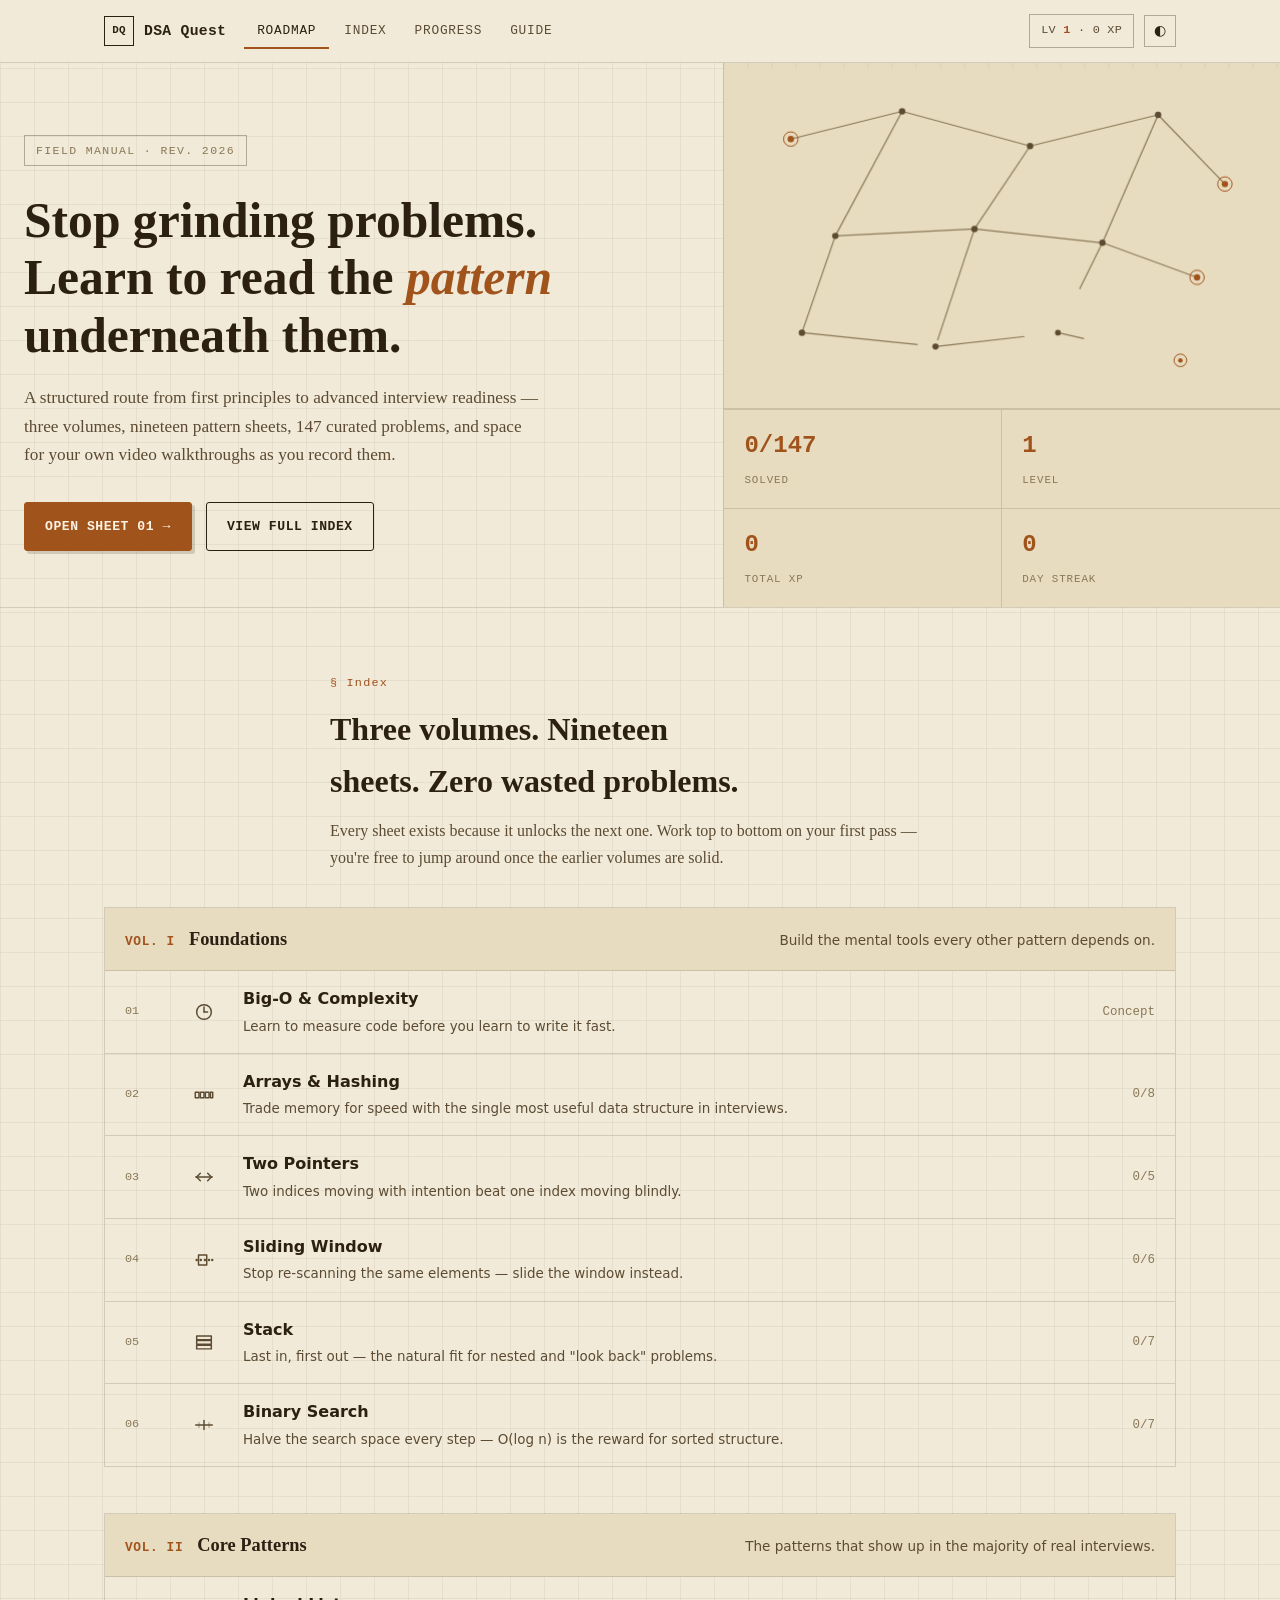
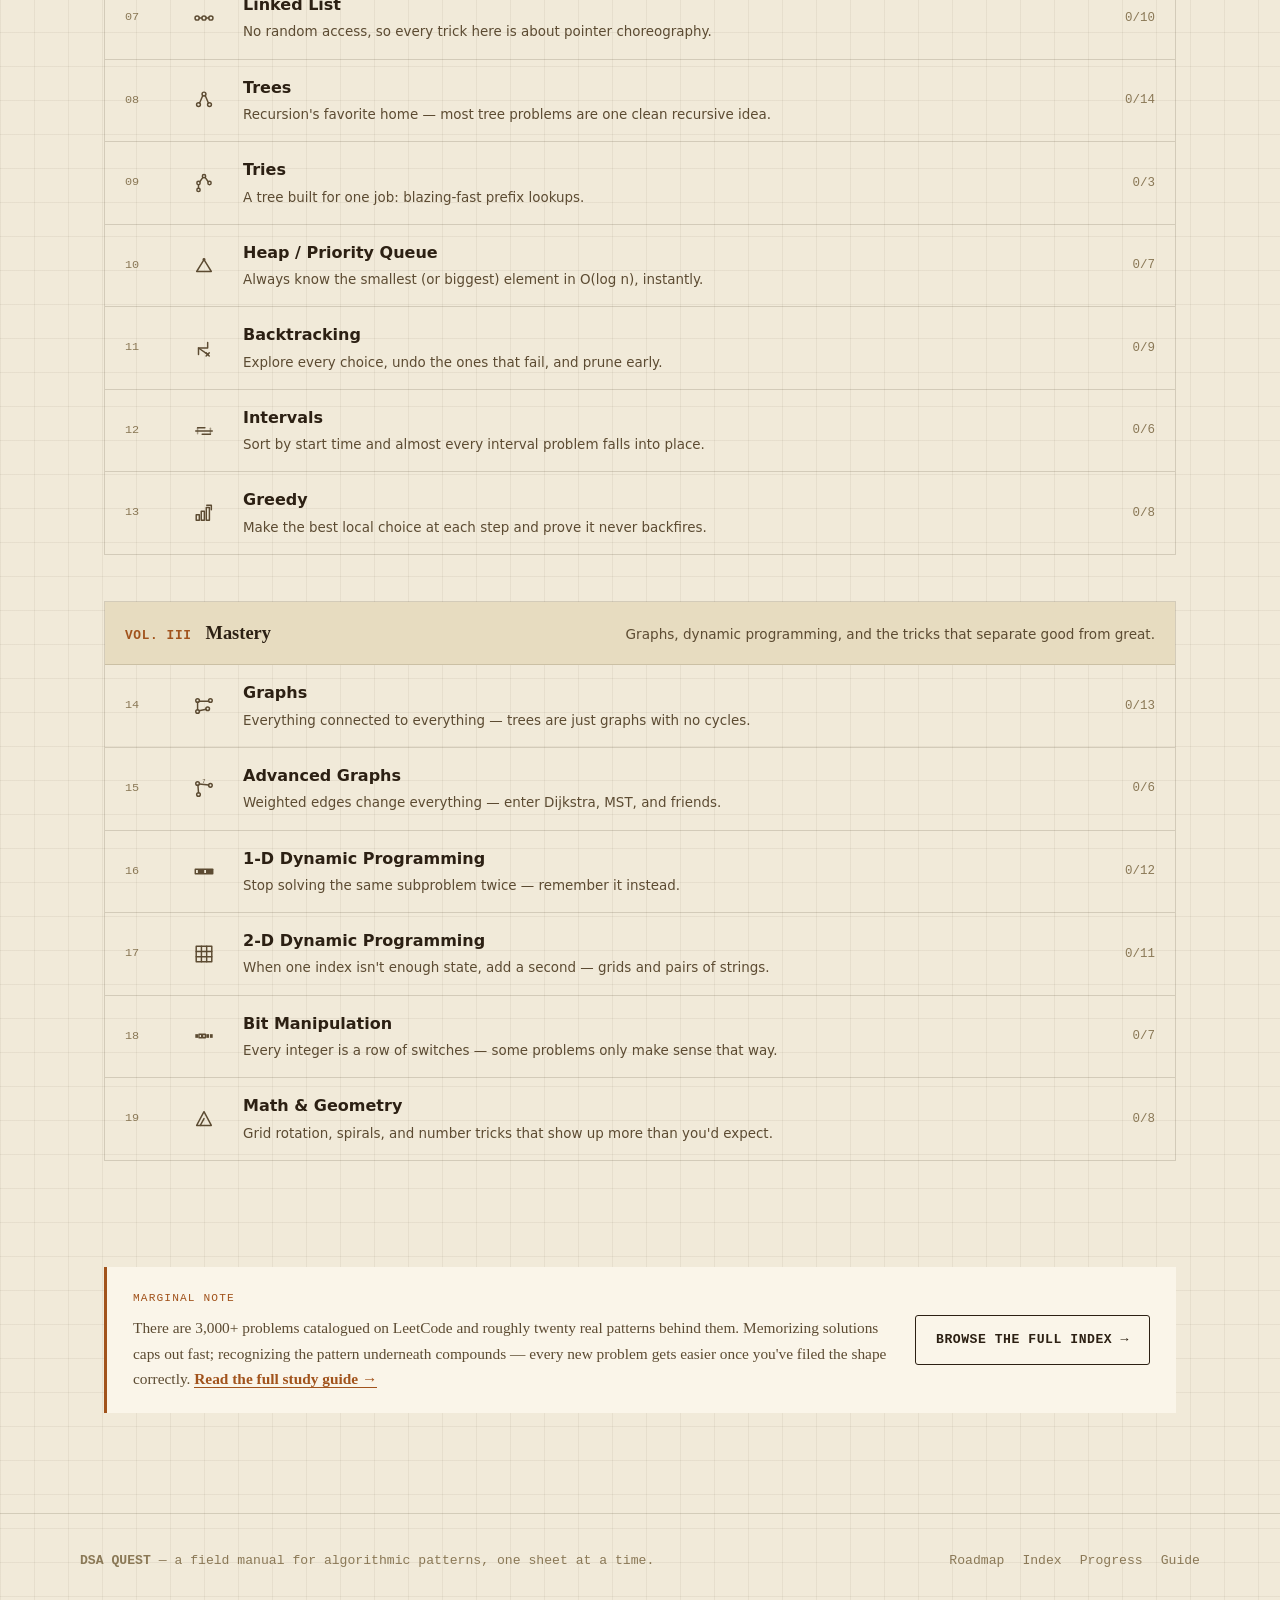
<file: index.html>
<!DOCTYPE html>
<html lang="en">
<head>
<meta charset="UTF-8" />
<meta name="viewport" content="width=device-width, initial-scale=1.0" />
<title>DSA Quest — A Field Manual for Algorithmic Patterns</title>
<meta name="description" content="A structured, drafted-by-hand roadmap from beginner to advanced DSA. 19 pattern sheets, 147 curated problems, video walkthroughs as you go." />
<script>try{var t=localStorage.getItem("dsaquest_theme");if(t)document.documentElement.setAttribute("data-theme",t);}catch(e){}</script>
<link rel="icon" href="data:image/svg+xml,<svg xmlns=%22http://www.w3.org/2000/svg%22 viewBox=%220 0 100 100%22><rect width=%22100%22 height=%22100%22 fill=%22%231b160e%22/><text x=%2250%22 y=%2266%22 font-size=%2244%22 text-anchor=%22middle%22 fill=%22%23dd9752%22 font-family=%22monospace%22>DQ</text></svg>" />
<link rel="stylesheet" href="css/style.css" />
</head>
<body>

<div id="nav-mount"></div>

<section class="hero">
  <div class="hero-grid">
    <div class="hero-copy">
      <span class="sheet-tag mono">Field Manual · Rev. 2026</span>
      <h1>Stop grinding problems.<br>Learn to read the <em>pattern</em> underneath them.</h1>
      <p class="lede">A structured route from first principles to advanced interview readiness —
        three volumes, nineteen pattern sheets, 147 curated problems, and space for your own
        video walkthroughs as you record them.</p>
      <div class="hero-cta">
        <a href="topic.html?t=big-o" class="btn btn-primary">Open Sheet 01 →</a>
        <a href="#roadmap" class="btn btn-ghost">View full index</a>
      </div>
    </div>
    <div class="readout">
      <div class="readout-canvas-wrap"><canvas id="hero-canvas"></canvas></div>
      <div class="readout-data" id="stat-strip"></div>
    </div>
  </div>
</section>

<section class="section" id="roadmap">
  <div class="container">
    <div class="section-head">
      <span class="index-no mono">§ Index</span>
      <h2>Three volumes. Nineteen sheets. Zero wasted problems.</h2>
      <p>Every sheet exists because it unlocks the next one. Work top to bottom on your first pass —
        you're free to jump around once the earlier volumes are solid.</p>
    </div>
    <div id="skill-tree"></div>
  </div>
</section>

<section class="section" style="padding-top:0;">
  <div class="container">
    <div class="marginalia">
      <div style="flex:1; min-width:240px;">
        <span class="label mono">Marginal note</span>
        <p>There are 3,000+ problems catalogued on LeetCode and roughly twenty real patterns behind
          them. Memorizing solutions caps out fast; recognizing the pattern underneath compounds —
          every new problem gets easier once you've filed the shape correctly.
          <a href="about.html" class="inline-link">Read the full study guide →</a></p>
      </div>
      <a href="problems.html" class="btn btn-ghost">Browse the full index →</a>
    </div>
  </div>
</section>

<div id="footer-mount"></div>

<script src="js/icons.js"></script>
<script src="js/data.js"></script>
<script src="js/app.js"></script>
<script src="js/blueprint-bg.js"></script>
<script>
  renderNav("index.html");
  renderFooter();
  renderStatStrip("stat-strip");
  renderSkillTree("skill-tree");
</script>
</body>
</html>
</file>
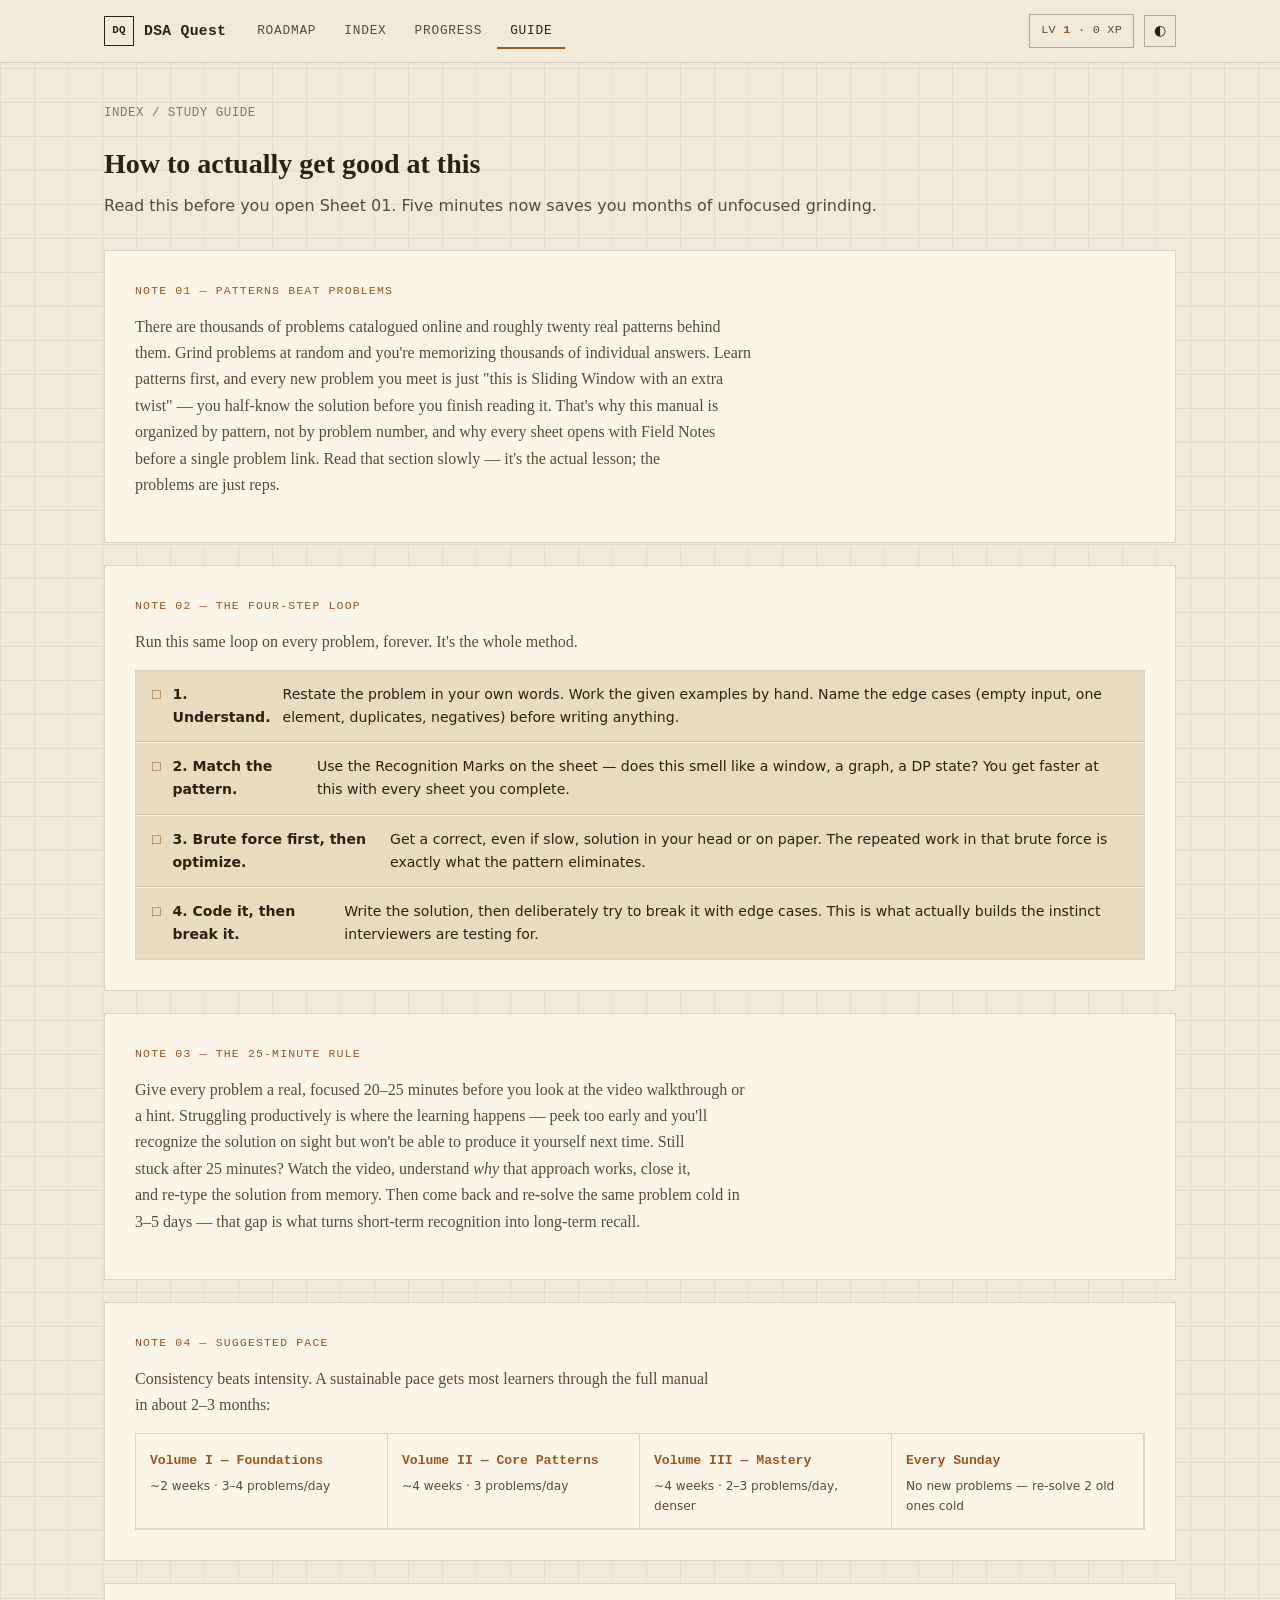
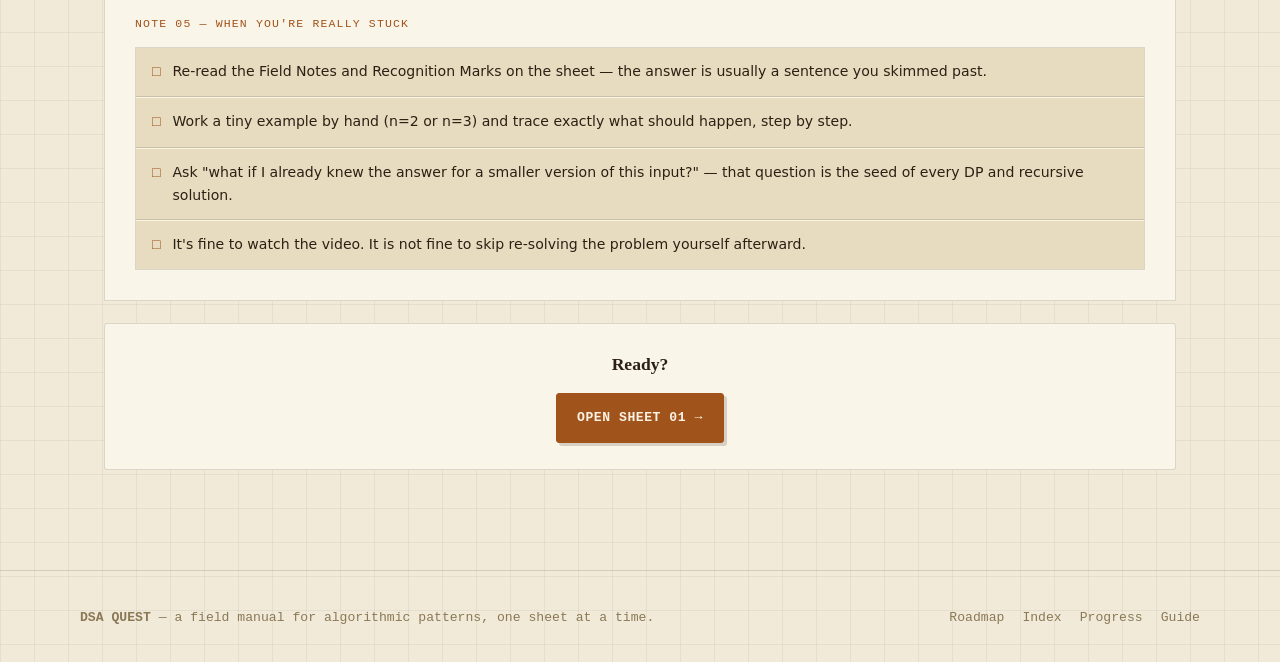
<file: about.html>
<!DOCTYPE html>
<html lang="en">
<head>
<meta charset="UTF-8" />
<meta name="viewport" content="width=device-width, initial-scale=1.0" />
<title>Study Guide — DSA Quest</title>
<script>try{var t=localStorage.getItem("dsaquest_theme");if(t)document.documentElement.setAttribute("data-theme",t);}catch(e){}</script>
<link rel="icon" href="data:image/svg+xml,<svg xmlns=%22http://www.w3.org/2000/svg%22 viewBox=%220 0 100 100%22><rect width=%22100%22 height=%22100%22 fill=%22%231b160e%22/><text x=%2250%22 y=%2266%22 font-size=%2244%22 text-anchor=%22middle%22 fill=%22%23dd9752%22 font-family=%22monospace%22>DQ</text></svg>" />
<link rel="stylesheet" href="css/style.css" />
</head>
<body>

<div id="nav-mount"></div>

<div class="topic-hero container">
  <div class="crumb"><a href="index.html">Index</a> / Study guide</div>
  <h1>How to actually get good at this</h1>
  <p class="blurb2">Read this before you open Sheet 01. Five minutes now saves you months of unfocused grinding.</p>
</div>

<div class="section container" style="padding-top:20px; display:flex; flex-direction:column; gap:22px;">

  <div class="concept-card">
    <span class="kicker">Note 01 — Patterns beat problems</span>
    <p>There are thousands of problems catalogued online and roughly twenty real patterns behind
      them. Grind problems at random and you're memorizing thousands of individual answers. Learn
      patterns first, and every new problem you meet is just "this is Sliding Window with an extra
      twist" — you half-know the solution before you finish reading it. That's why this manual is
      organized by pattern, not by problem number, and why every sheet opens with Field Notes
      before a single problem link. Read that section slowly — it's the actual lesson; the
      problems are just reps.</p>
  </div>

  <div class="concept-card">
    <span class="kicker">Note 02 — The four-step loop</span>
    <p>Run this same loop on every problem, forever. It's the whole method.</p>
    <ul class="recognize-list">
      <li><b>1. Understand.</b> Restate the problem in your own words. Work the given examples by hand. Name the edge cases (empty input, one element, duplicates, negatives) before writing anything.</li>
      <li><b>2. Match the pattern.</b> Use the Recognition Marks on the sheet — does this smell like a window, a graph, a DP state? You get faster at this with every sheet you complete.</li>
      <li><b>3. Brute force first, then optimize.</b> Get a correct, even if slow, solution in your head or on paper. The repeated work in that brute force is exactly what the pattern eliminates.</li>
      <li><b>4. Code it, then break it.</b> Write the solution, then deliberately try to break it with edge cases. This is what actually builds the instinct interviewers are testing for.</li>
    </ul>
  </div>

  <div class="concept-card">
    <span class="kicker">Note 03 — The 25-minute rule</span>
    <p>Give every problem a real, focused 20–25 minutes before you look at the video walkthrough or
      a hint. Struggling productively is where the learning happens — peek too early and you'll
      recognize the solution on sight but won't be able to produce it yourself next time. Still
      stuck after 25 minutes? Watch the video, understand <i>why</i> that approach works, close it,
      and re-type the solution from memory. Then come back and re-solve the same problem cold in
      3–5 days — that gap is what turns short-term recognition into long-term recall.</p>
  </div>

  <div class="concept-card">
    <span class="kicker">Note 04 — Suggested pace</span>
    <p>Consistency beats intensity. A sustainable pace gets most learners through the full manual
      in about 2–3 months:</p>
    <div class="cheat-grid">
      <div class="cheat-item"><b>Volume I — Foundations</b><span>~2 weeks · 3–4 problems/day</span></div>
      <div class="cheat-item"><b>Volume II — Core Patterns</b><span>~4 weeks · 3 problems/day</span></div>
      <div class="cheat-item"><b>Volume III — Mastery</b><span>~4 weeks · 2–3 problems/day, denser</span></div>
      <div class="cheat-item"><b>Every Sunday</b><span>No new problems — re-solve 2 old ones cold</span></div>
    </div>
  </div>

  <div class="concept-card">
    <span class="kicker">Note 05 — When you're really stuck</span>
    <ul class="recognize-list">
      <li>Re-read the Field Notes and Recognition Marks on the sheet — the answer is usually a sentence you skimmed past.</li>
      <li>Work a tiny example by hand (n=2 or n=3) and trace exactly what should happen, step by step.</li>
      <li>Ask "what if I already knew the answer for a smaller version of this input?" — that question is the seed of every DP and recursive solution.</li>
      <li>It's fine to watch the video. It is not fine to skip re-solving the problem yourself afterward.</li>
    </ul>
  </div>

  <div class="panel" style="text-align:center;">
    <h3 style="margin-bottom:14px; font-size:1.1rem;">Ready?</h3>
    <a href="topic.html?t=big-o" class="btn btn-primary">Open Sheet 01 →</a>
  </div>

</div>

<div id="footer-mount"></div>

<script src="js/icons.js"></script>
<script src="js/data.js"></script>
<script src="js/app.js"></script>
<script>
  renderNav("about.html");
  renderFooter();
</script>
</body>
</html>
</file>
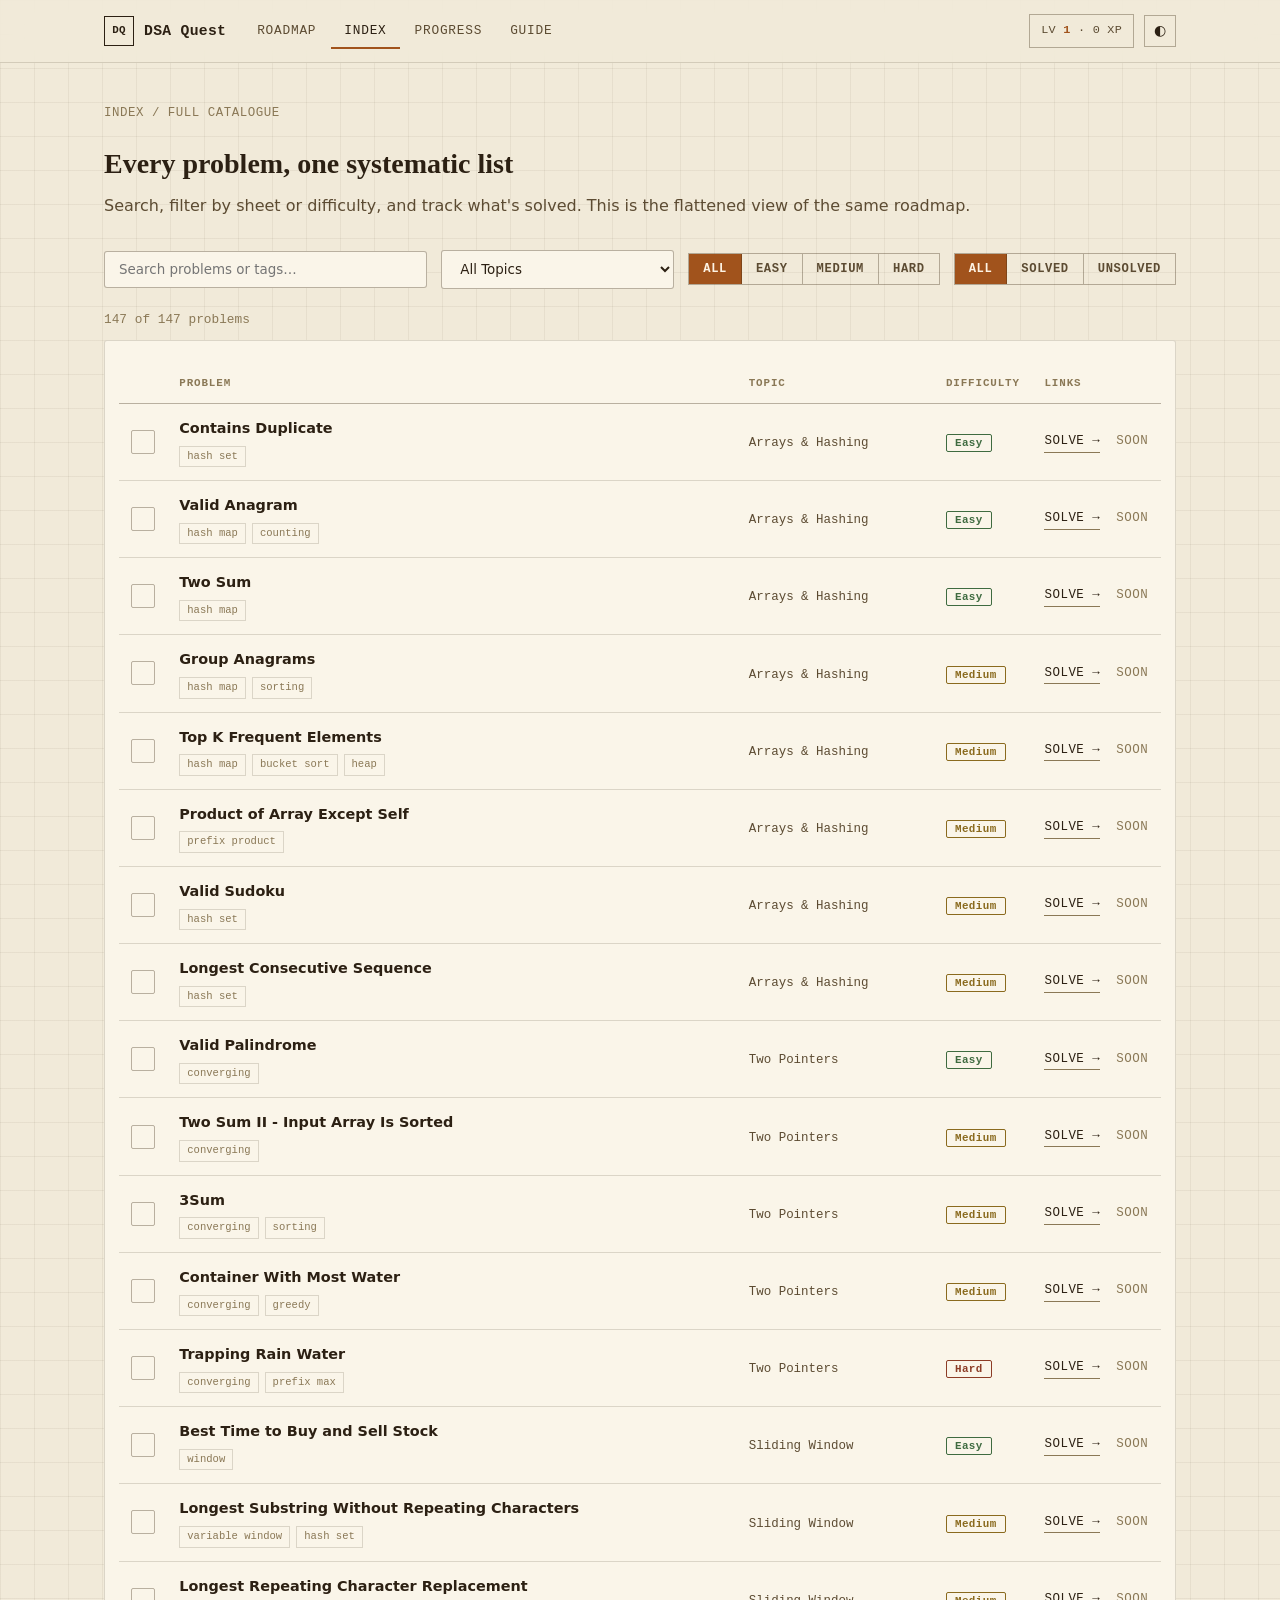
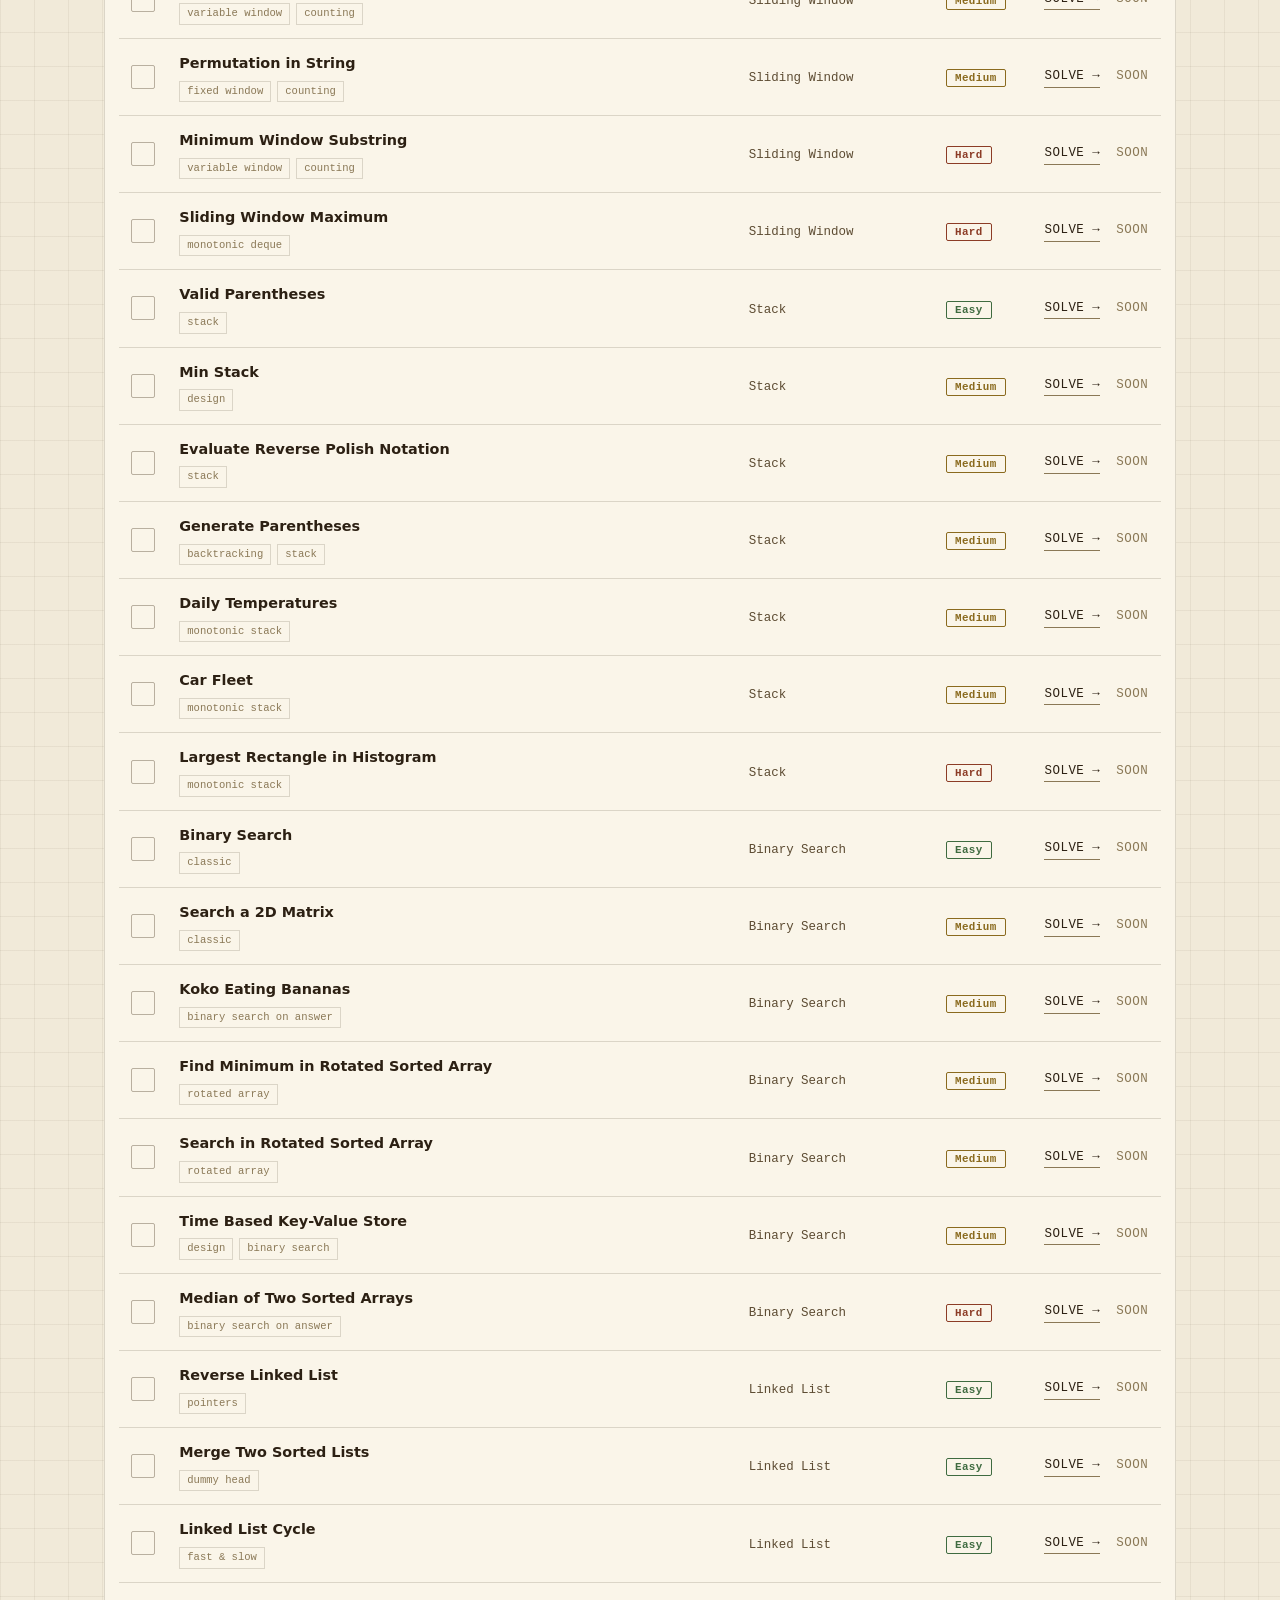
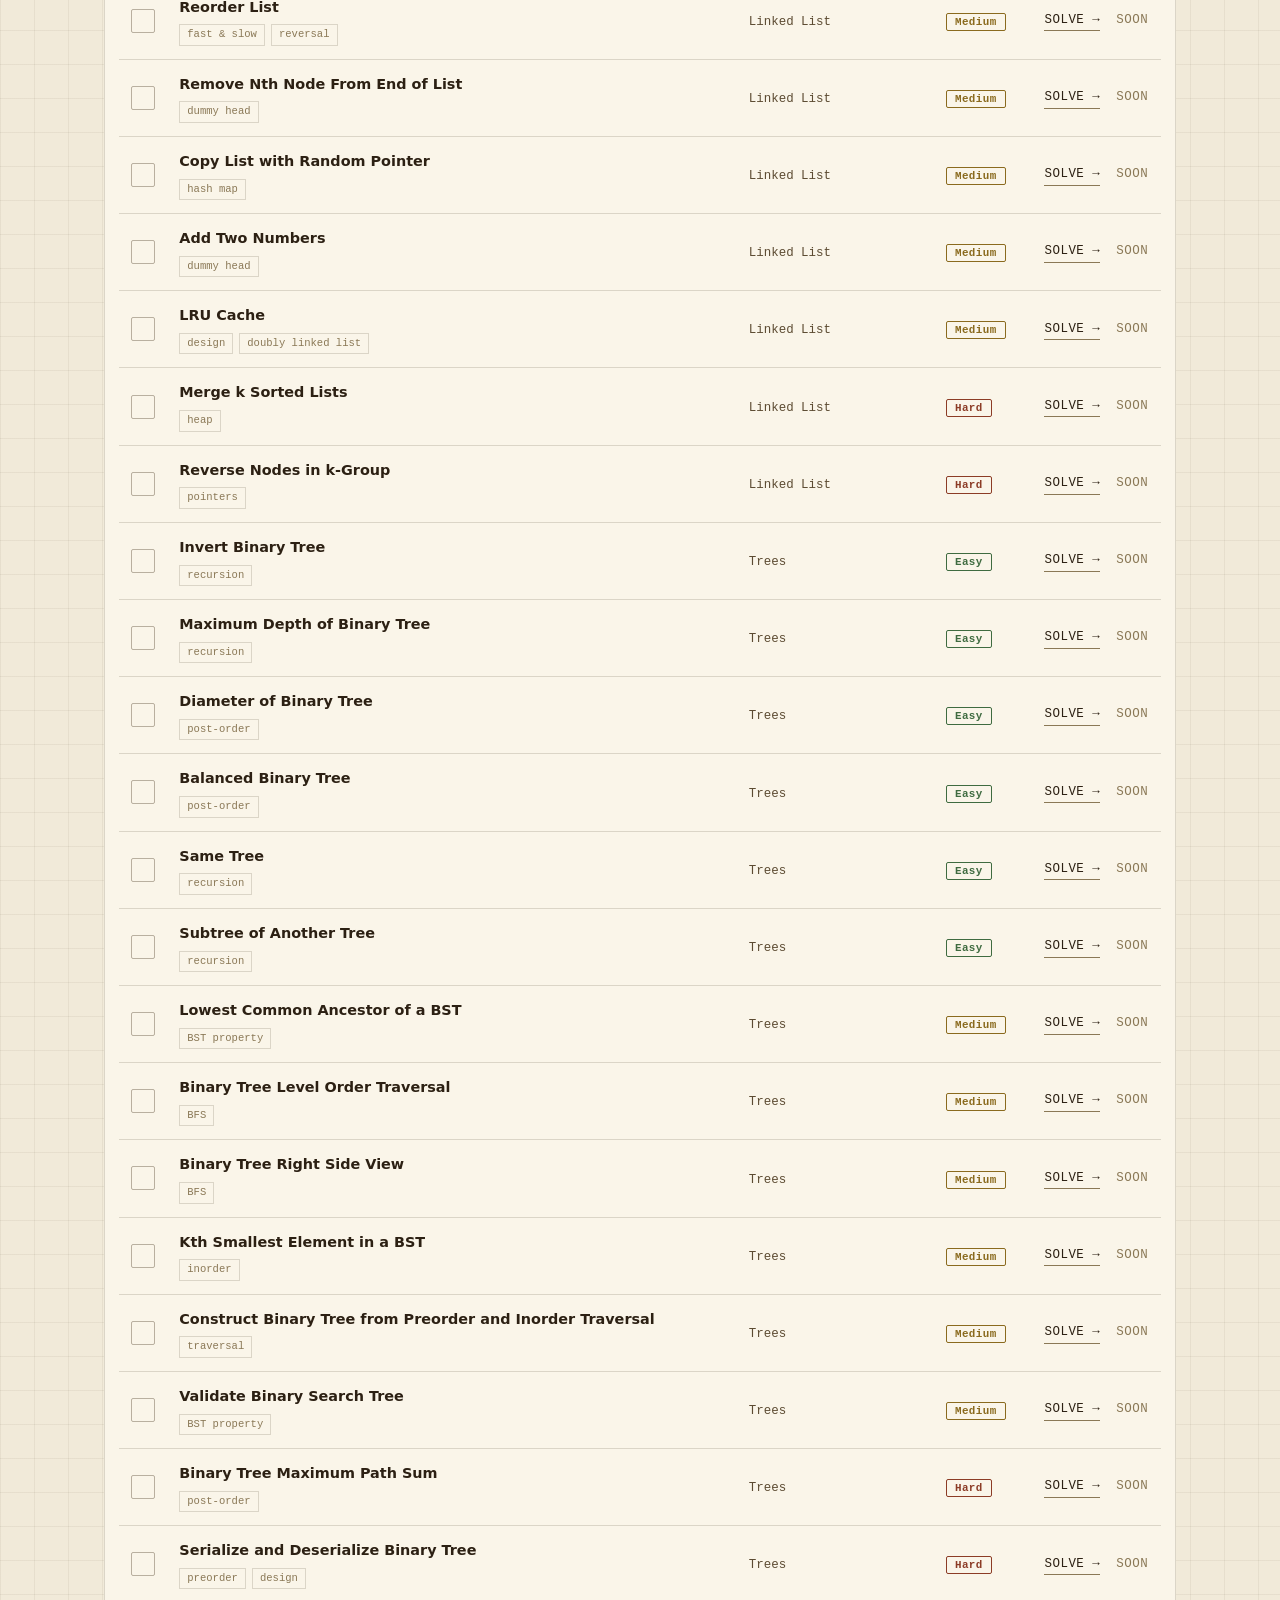
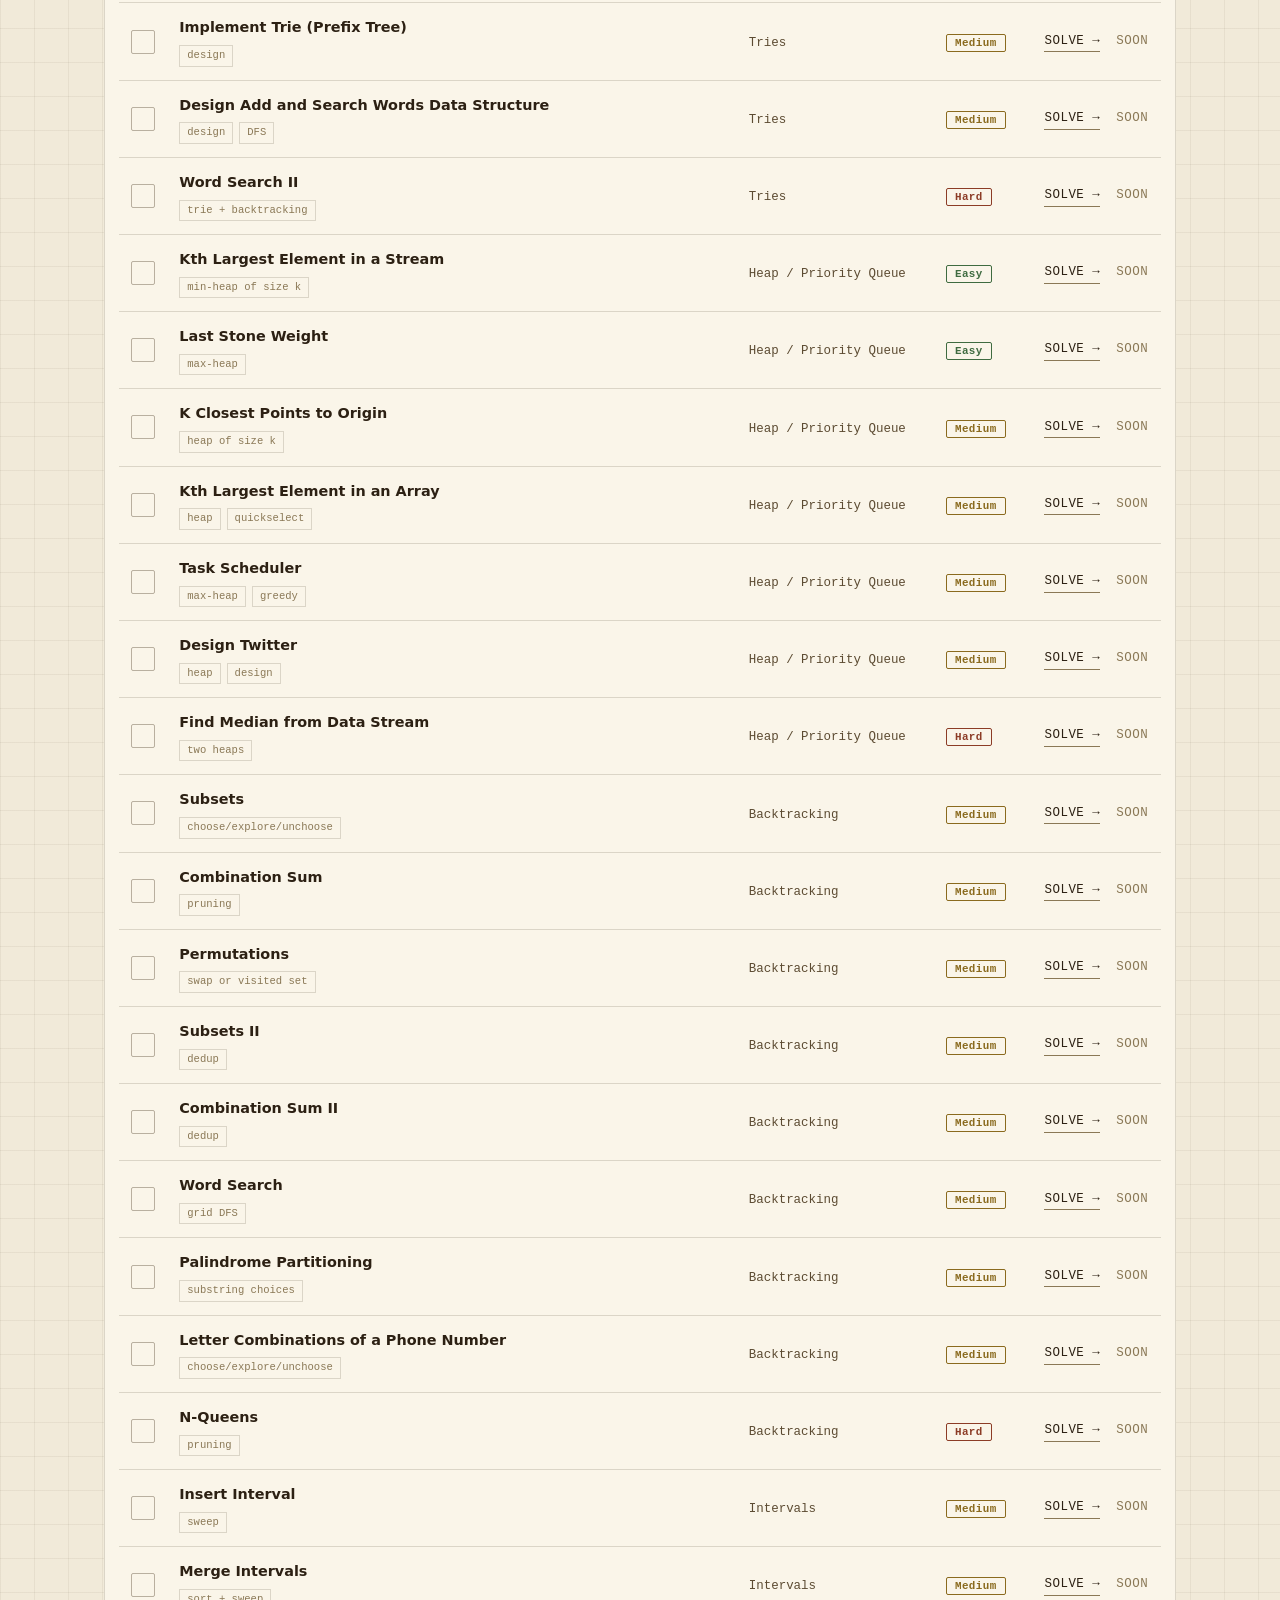
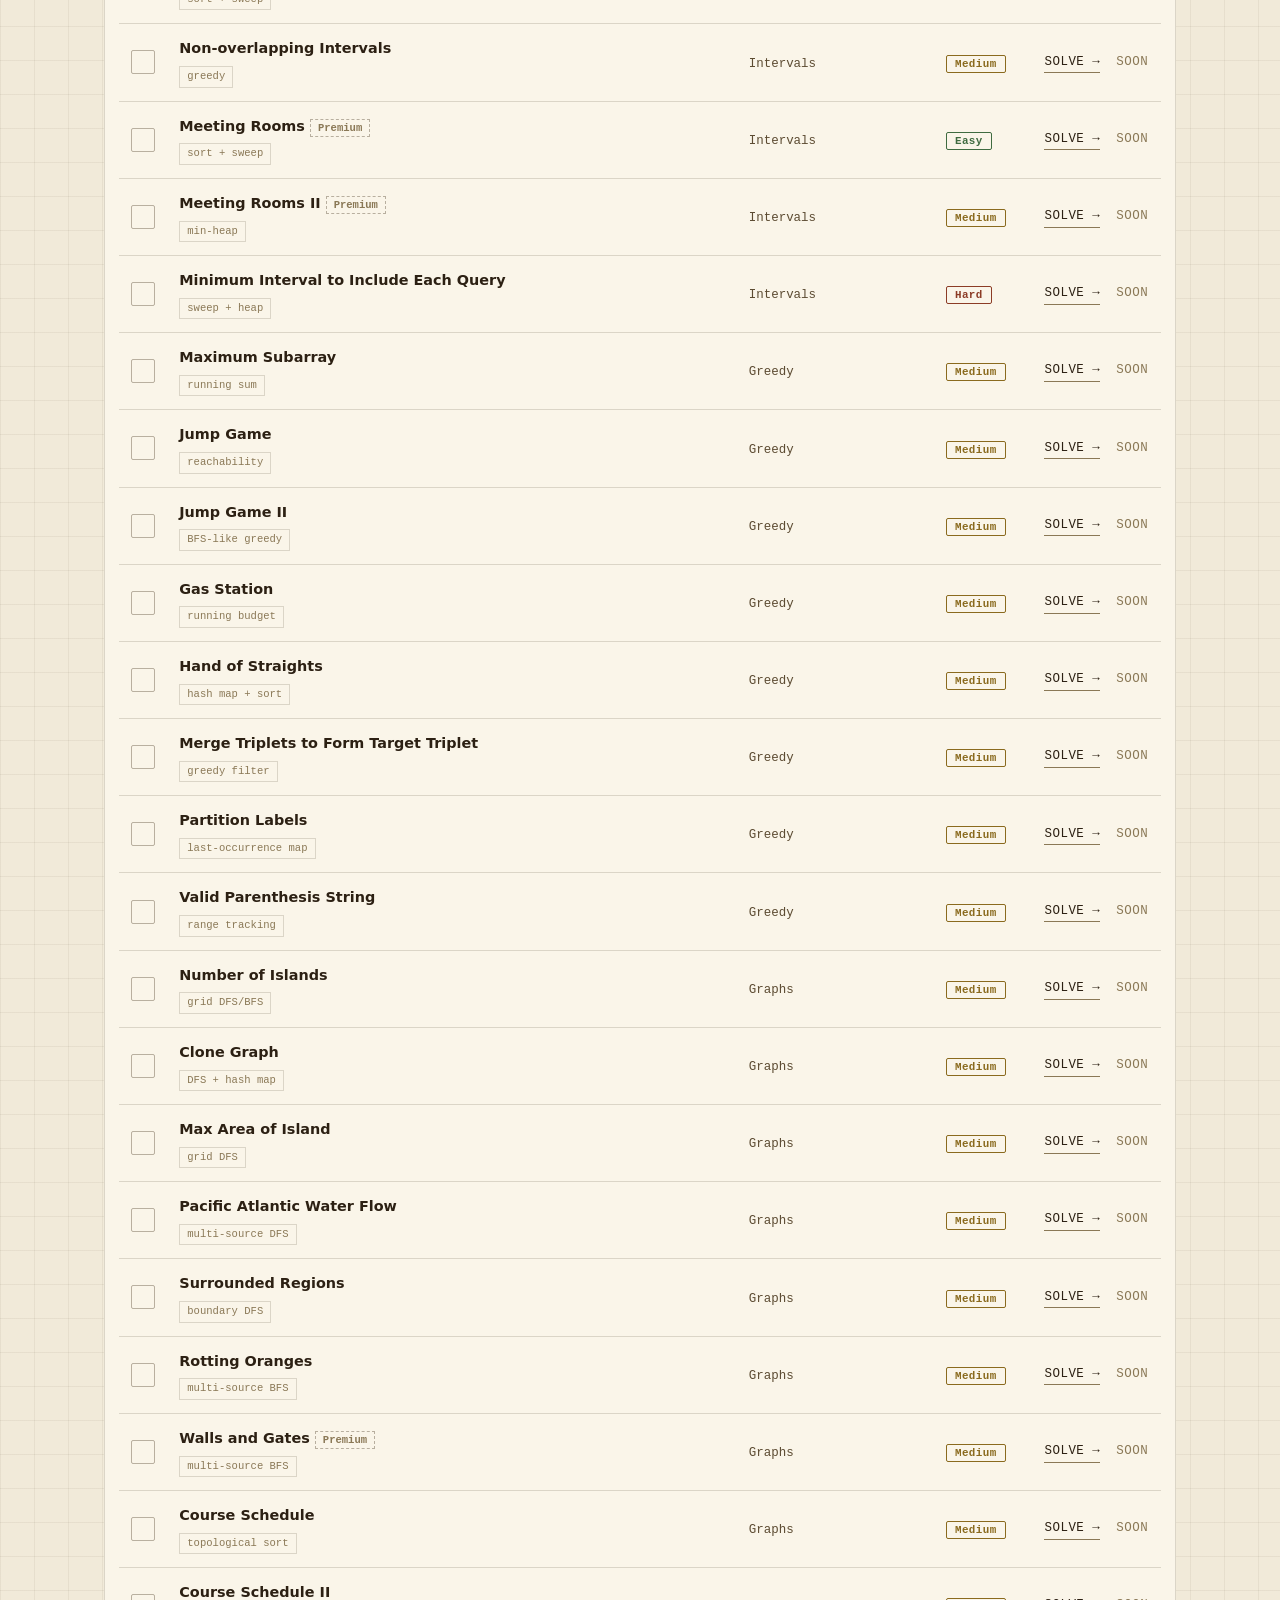
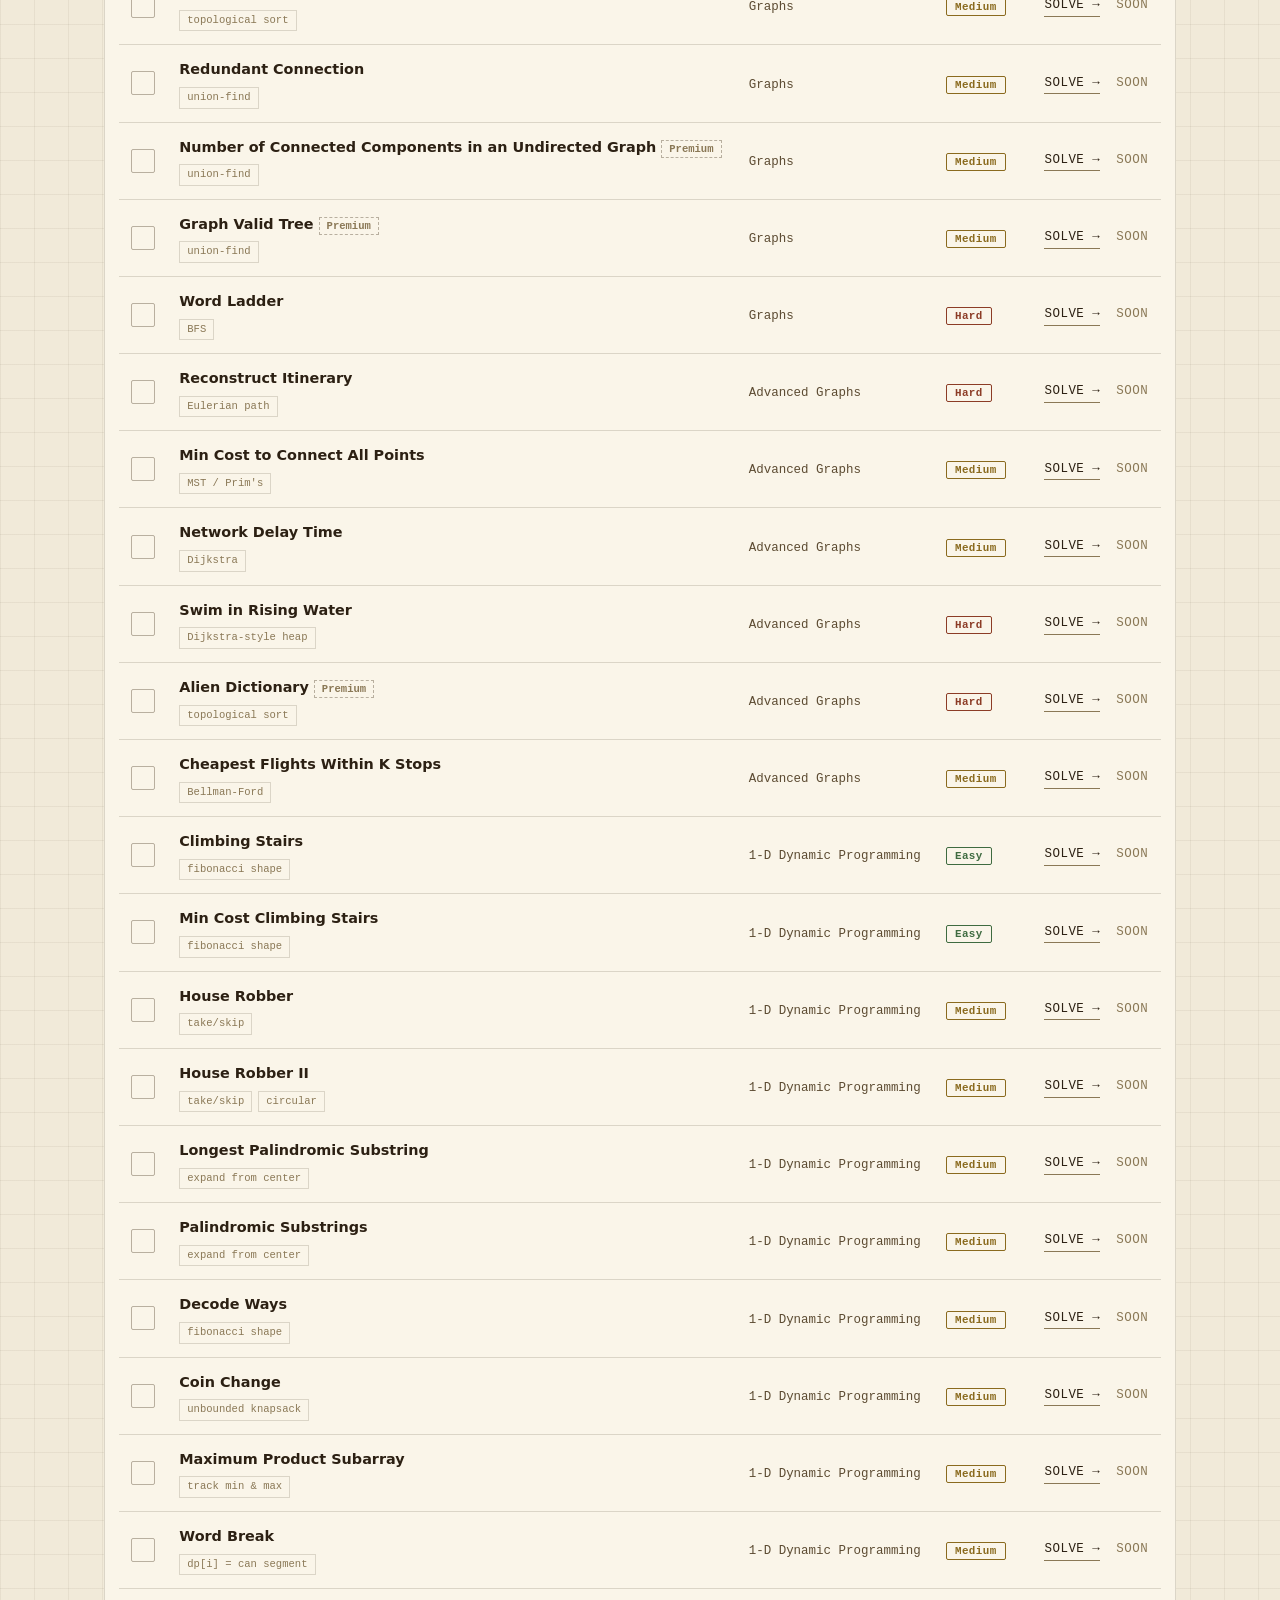
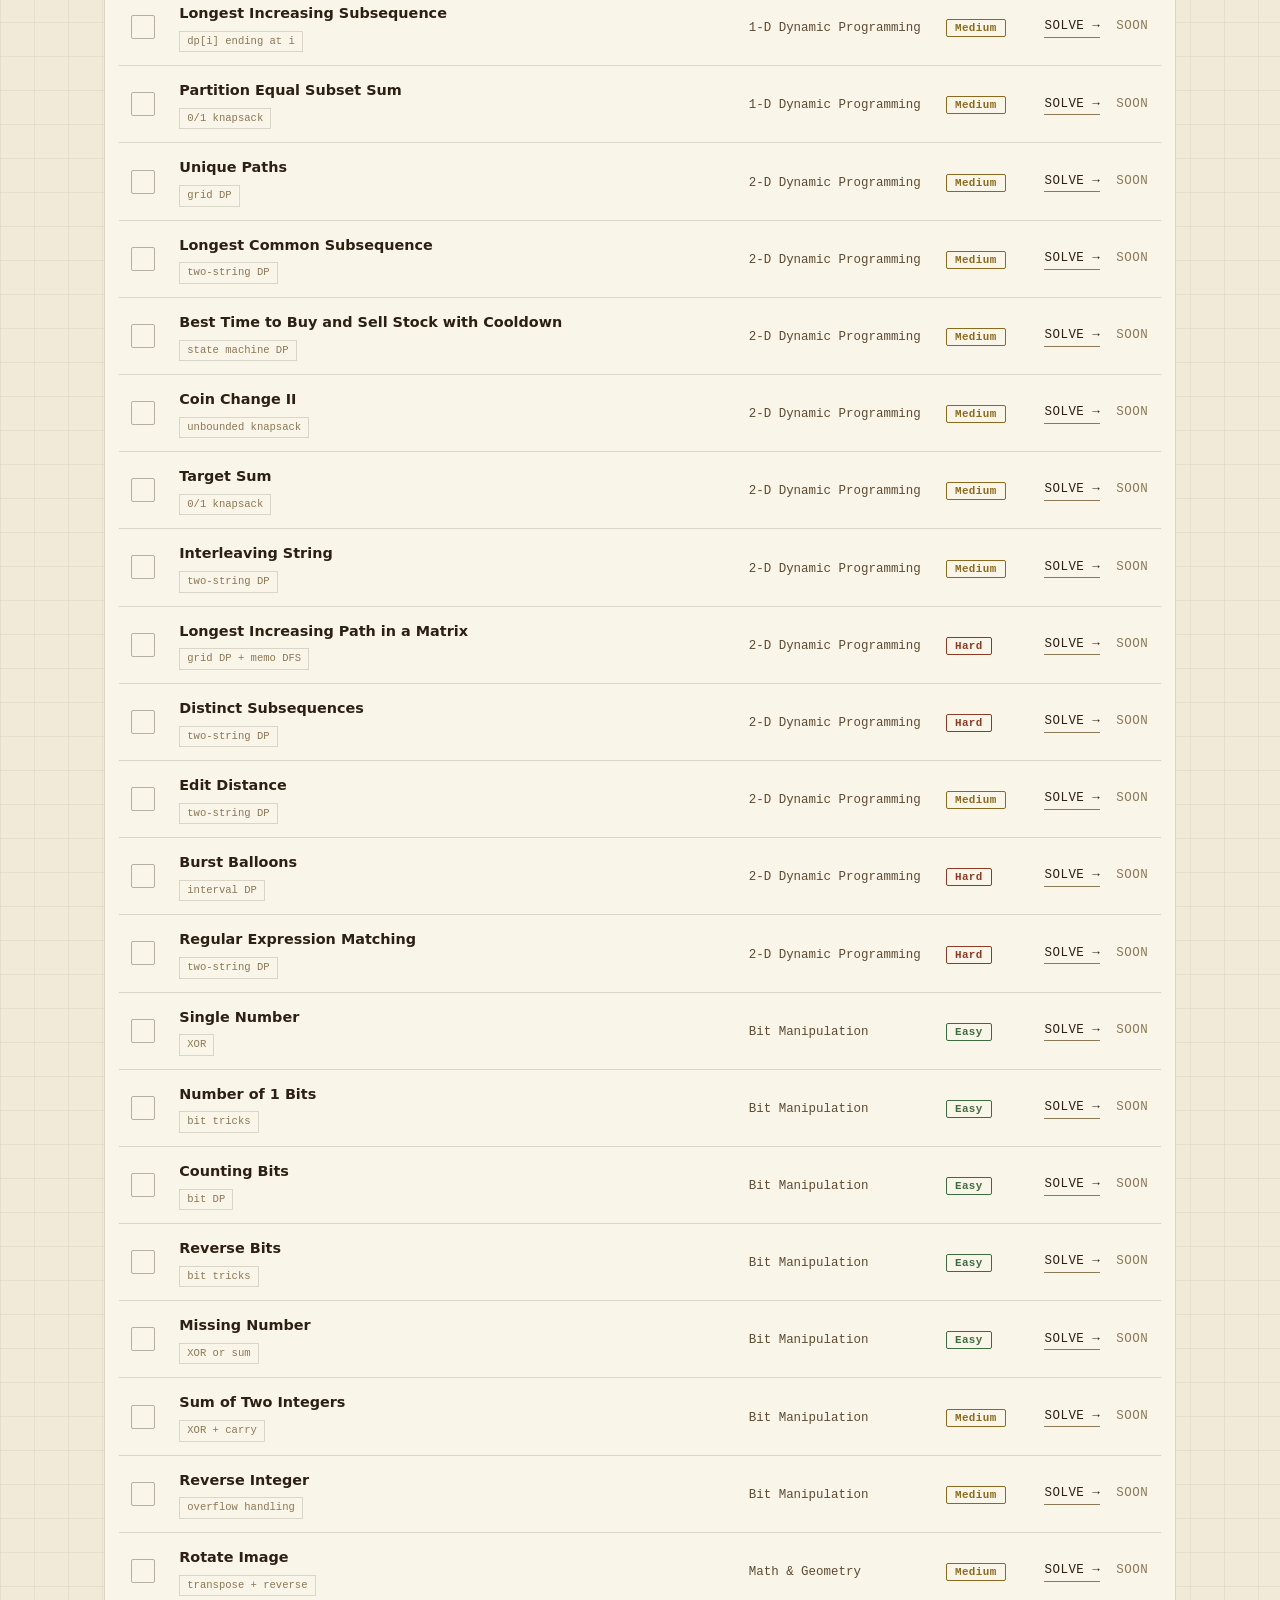
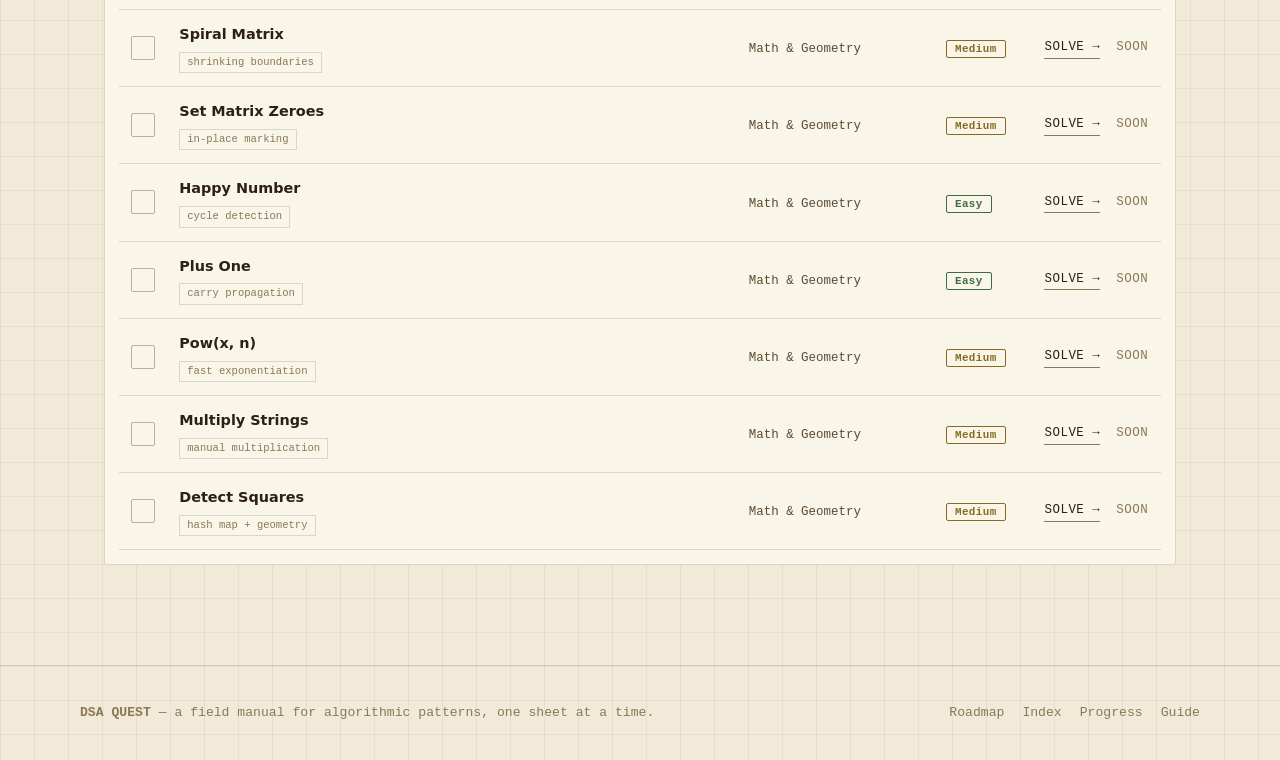
<file: problems.html>
<!DOCTYPE html>
<html lang="en">
<head>
<meta charset="UTF-8" />
<meta name="viewport" content="width=device-width, initial-scale=1.0" />
<title>Full Index — DSA Quest</title>
<script>try{var t=localStorage.getItem("dsaquest_theme");if(t)document.documentElement.setAttribute("data-theme",t);}catch(e){}</script>
<link rel="icon" href="data:image/svg+xml,<svg xmlns=%22http://www.w3.org/2000/svg%22 viewBox=%220 0 100 100%22><rect width=%22100%22 height=%22100%22 fill=%22%231b160e%22/><text x=%2250%22 y=%2266%22 font-size=%2244%22 text-anchor=%22middle%22 fill=%22%23dd9752%22 font-family=%22monospace%22>DQ</text></svg>" />
<link rel="stylesheet" href="css/style.css" />
</head>
<body>

<div id="nav-mount"></div>

<div class="topic-hero container">
  <div class="crumb"><a href="index.html">Index</a> / Full catalogue</div>
  <h1>Every problem, one systematic list</h1>
  <p class="blurb2">Search, filter by sheet or difficulty, and track what's solved. This is the flattened view of the same roadmap.</p>
</div>

<div class="section container" style="padding-top:20px;">
  <div class="filter-bar">
    <input type="search" id="f-search" placeholder="Search problems or tags…" />
    <select id="f-topic"></select>
    <div class="tab-group">
      <button class="chip active" data-diff="all">All</button>
      <button class="chip" data-diff="Easy">Easy</button>
      <button class="chip" data-diff="Medium">Medium</button>
      <button class="chip" data-diff="Hard">Hard</button>
    </div>
    <div class="tab-group">
      <button class="chip active" data-status="all">All</button>
      <button class="chip" data-status="solved">Solved</button>
      <button class="chip" data-status="unsolved">Unsolved</button>
    </div>
  </div>
  <p id="result-count" class="mono" style="color:var(--ink-faint); font-size:.8rem; margin-bottom:10px;"></p>
  <div class="panel" style="padding:14px; overflow-x:auto;">
    <table class="problem-table" id="problem-table"></table>
  </div>
</div>

<div id="footer-mount"></div>

<script src="js/icons.js"></script>
<script src="js/data.js"></script>
<script src="js/app.js"></script>
<script src="js/problems.js"></script>
<script>
  renderNav("problems.html");
  renderFooter();
  initProblemsPage();
</script>
</body>
</html>
</file>
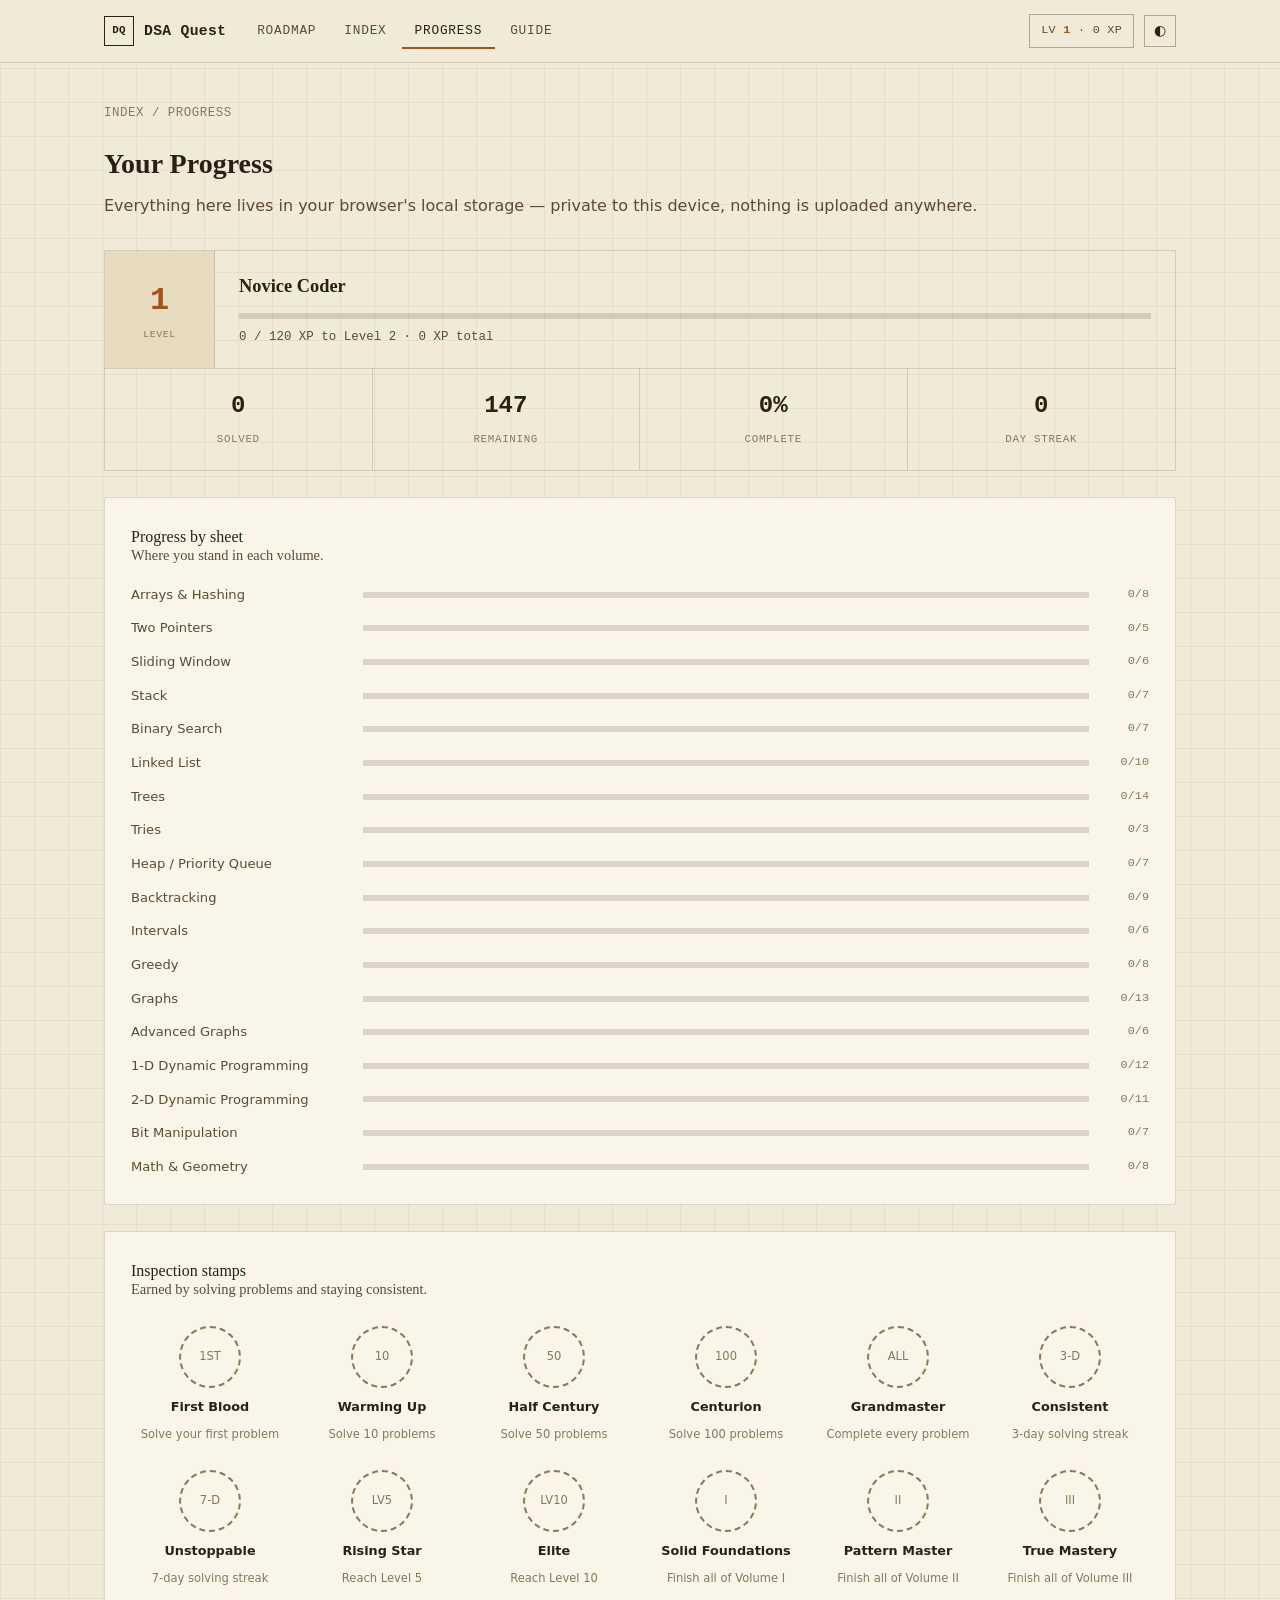
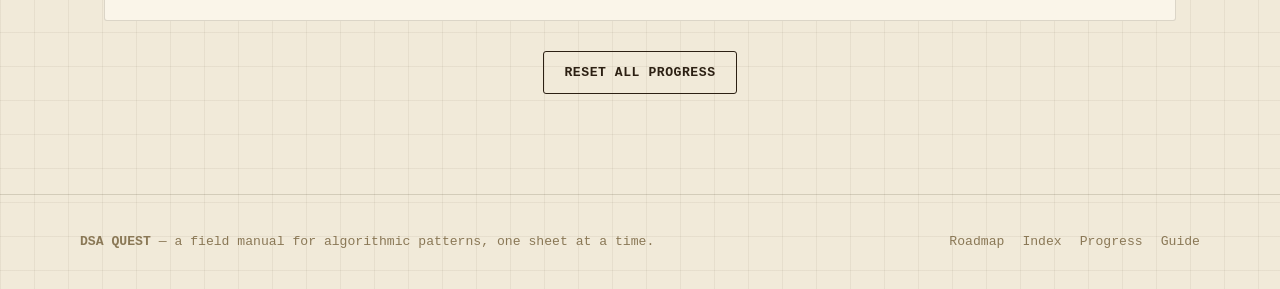
<file: progress.html>
<!DOCTYPE html>
<html lang="en">
<head>
<meta charset="UTF-8" />
<meta name="viewport" content="width=device-width, initial-scale=1.0" />
<title>Your Progress — DSA Quest</title>
<script>try{var t=localStorage.getItem("dsaquest_theme");if(t)document.documentElement.setAttribute("data-theme",t);}catch(e){}</script>
<link rel="icon" href="data:image/svg+xml,<svg xmlns=%22http://www.w3.org/2000/svg%22 viewBox=%220 0 100 100%22><rect width=%22100%22 height=%22100%22 fill=%22%231b160e%22/><text x=%2250%22 y=%2266%22 font-size=%2244%22 text-anchor=%22middle%22 fill=%22%23dd9752%22 font-family=%22monospace%22>DQ</text></svg>" />
<link rel="stylesheet" href="css/style.css" />
</head>
<body>

<div id="nav-mount"></div>

<div class="topic-hero container">
  <div class="crumb"><a href="index.html">Index</a> / Progress</div>
  <h1>Your Progress</h1>
  <p class="blurb2">Everything here lives in your browser's local storage — private to this device, nothing is uploaded anywhere.</p>
</div>

<div class="section container" style="padding-top:20px;">
  <div class="level-hero" id="level-hero"></div>
  <div class="dash-grid" id="dash-grid"></div>

  <div class="panel" style="margin-top:26px;">
    <span class="kicker">Progress by sheet</span>
    <p style="color:var(--ink-dim); font-size:.9rem; margin-top:-6px;">Where you stand in each volume.</p>
    <div class="topic-bars" id="topic-bars"></div>
  </div>

  <div class="panel" style="margin-top:26px;">
    <span class="kicker">Inspection stamps</span>
    <p style="color:var(--ink-dim); font-size:.9rem; margin-top:-6px;">Earned by solving problems and staying consistent.</p>
    <div class="badge-grid" id="badge-grid"></div>
  </div>

  <div style="text-align:center; margin-top:30px;">
    <button class="btn btn-ghost" id="reset-btn">Reset all progress</button>
  </div>
</div>

<div id="footer-mount"></div>

<script src="js/icons.js"></script>
<script src="js/data.js"></script>
<script src="js/app.js"></script>
<script>
  renderNav("progress.html");
  renderFooter();

  function renderProgressPage() {
    const s = computeStats();

    document.getElementById("level-hero").innerHTML = `
      <div class="level-badge"><b>${s.level}</b><span>Level</span></div>
      <div class="level-info">
        <h3>${s.title}</h3>
        <div class="xp-bar-track"><div class="xp-bar-fill" style="width:${(s.xpIntoLevel / s.xpForNext) * 100}%"></div></div>
        <p class="xp-caption">${s.xpIntoLevel} / ${s.xpForNext} XP to Level ${s.level + 1} · ${s.xp} XP total</p>
      </div>
    `;

    document.getElementById("dash-grid").innerHTML = `
      <div class="dash-card"><b>${s.solvedCount}</b><span>Solved</span></div>
      <div class="dash-card"><b>${s.totalProblems - s.solvedCount}</b><span>Remaining</span></div>
      <div class="dash-card"><b>${s.pct}%</b><span>Complete</span></div>
      <div class="dash-card"><b>${s.streak}</b><span>Day streak</span></div>
    `;

    document.getElementById("topic-bars").innerHTML = getAllTopics()
      .filter((t) => t.problems.length)
      .map((t) => {
        const st = topicStats(t.id);
        return `
        <div class="topic-bar-row">
          <span class="name">${t.title}</span>
          <div class="topic-bar-track"><div class="topic-bar-fill" style="width:${st.pct}%"></div></div>
          <span class="pct2">${st.solved}/${st.total}</span>
        </div>`;
      }).join("");

    document.getElementById("badge-grid").innerHTML = getBadges().map((b) => `
      <div class="badge-item ${b.unlocked ? "unlocked" : ""}">
        <span class="stamp-circle mono">${b.code}</span>
        <b>${b.name}</b>
        <span>${b.desc}</span>
      </div>
    `).join("");
  }

  document.getElementById("reset-btn").addEventListener("click", () => {
    if (confirm("This will erase all solved problems, notes, and badges on this device. Continue?")) {
      localStorage.removeItem(STORAGE_KEY);
      localStorage.removeItem("dsaquest_seen_badges");
      renderProgressPage();
      renderNav("progress.html");
      toast("Progress reset.");
    }
  });

  renderProgressPage();
</script>
</body>
</html>
</file>
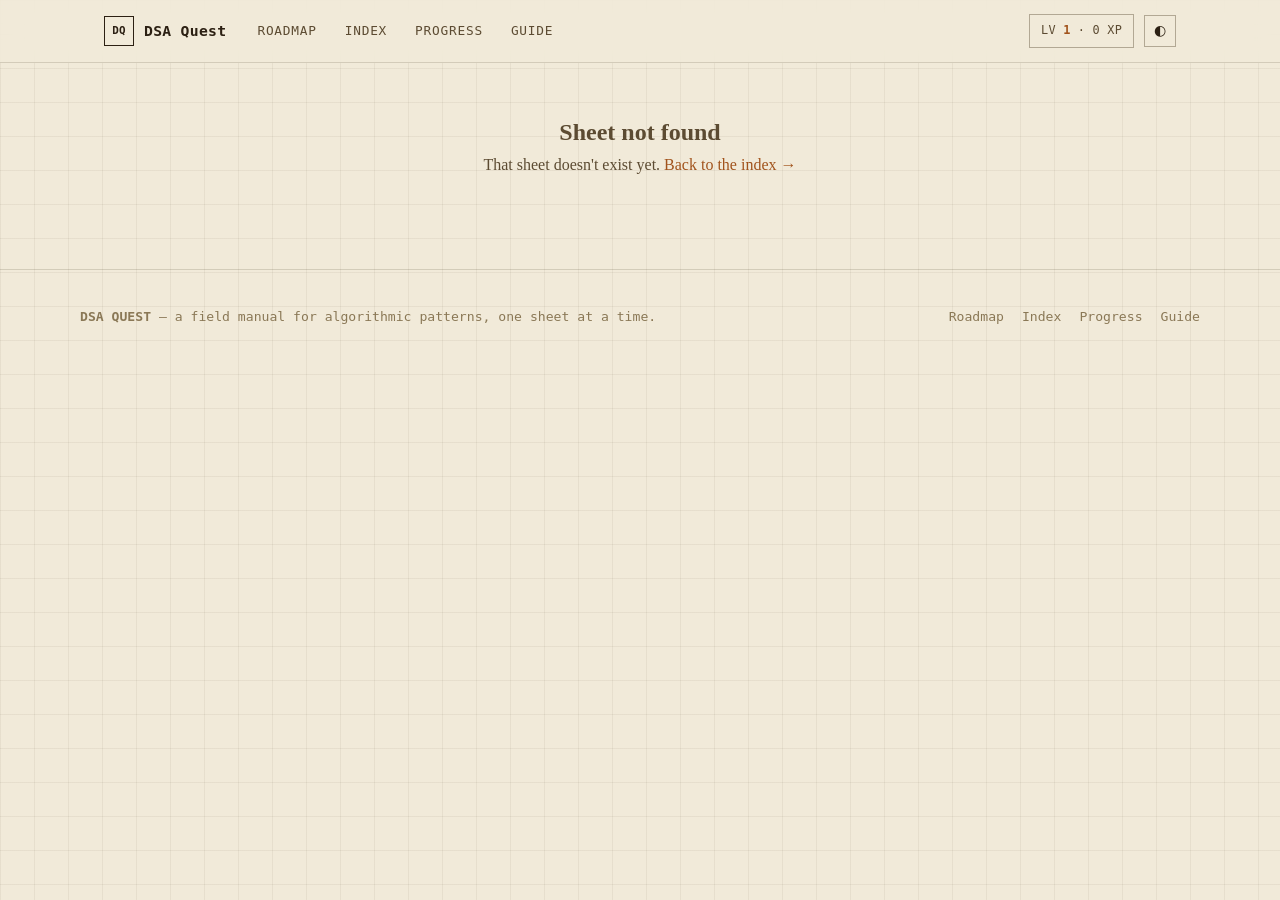
<file: topic.html>
<!DOCTYPE html>
<html lang="en">
<head>
<meta charset="UTF-8" />
<meta name="viewport" content="width=device-width, initial-scale=1.0" />
<title>Sheet — DSA Quest</title>
<script>try{var t=localStorage.getItem("dsaquest_theme");if(t)document.documentElement.setAttribute("data-theme",t);}catch(e){}</script>
<link rel="icon" href="data:image/svg+xml,<svg xmlns=%22http://www.w3.org/2000/svg%22 viewBox=%220 0 100 100%22><rect width=%22100%22 height=%22100%22 fill=%22%231b160e%22/><text x=%2250%22 y=%2266%22 font-size=%2244%22 text-anchor=%22middle%22 fill=%22%23dd9752%22 font-family=%22monospace%22>DQ</text></svg>" />
<link rel="stylesheet" href="css/style.css" />
</head>
<body>

<div id="nav-mount"></div>
<div id="topic-mount"></div>
<div id="footer-mount"></div>

<script src="js/icons.js"></script>
<script src="js/data.js"></script>
<script src="js/app.js"></script>
<script src="js/topic.js"></script>
<script>
  renderNav(null);
  renderFooter();
  renderTopicPage();
</script>
</body>
</html>
</file>
<file: css/style.css>
/* ============================================================
   DSA QUEST — "Field Manual" theme
   A drafting dossier for algorithms: parchment cream + copper
   stamp ink by default, leather-bound espresso in dark mode.
   Sharp corners, hairline rules, no glow — printed, not glowing.
   ============================================================ */

:root {
  /* ---- cream = parchment print (default) ---- */
  --ground: #f1ead9;
  --surface: #faf5e9;
  --surface-2: #e7dcc0;
  --hairline: rgba(59, 43, 20, .16);
  --hairline-strong: rgba(59, 43, 20, .34);
  --ink: #2c2013;
  --ink-dim: #5c4b32;
  --ink-faint: #8a7856;
  --accent: #a1531c;
  --accent-ink: #fdf3e4;
  --grid-line: rgba(59, 43, 20, .06);
  --easy: #3f6b40;
  --medium: #8a6a1e;
  --hard: #8c3c26;
  --shadow-hard: 3px 3px 0 rgba(59,43,20,.18);

  --font-mono: ui-monospace, "Cascadia Mono", "Segoe UI Mono", "SFMono-Regular", Consolas, "Roboto Mono", monospace;
  --font-serif: "Iowan Old Style", "Palatino Linotype", "Book Antiqua", Georgia, "Times New Roman", serif;
  --font-sans: system-ui, -apple-system, "Segoe UI", Roboto, "Helvetica Neue", Arial, sans-serif;
  --radius: 3px;
}

@media (prefers-color-scheme: dark) {
  :root {
    --ground: #1b160e;
    --surface: #241d13;
    --surface-2: #15110a;
    --hairline: rgba(237, 224, 196, .14);
    --hairline-strong: rgba(237, 224, 196, .3);
    --ink: #ecdfc2;
    --ink-dim: #b6a37d;
    --ink-faint: #7c6b4c;
    --accent: #dd9752;
    --accent-ink: #1c1206;
    --grid-line: rgba(237, 224, 196, .05);
    --easy: #86b686;
    --medium: #d1a94a;
    --hard: #cf7b5e;
    --shadow-hard: 3px 3px 0 rgba(0,0,0,.45);
  }
}

:root[data-theme="light"] {
  --ground: #f1ead9; --surface: #faf5e9; --surface-2: #e7dcc0;
  --hairline: rgba(59, 43, 20, .16); --hairline-strong: rgba(59, 43, 20, .34);
  --ink: #2c2013; --ink-dim: #5c4b32; --ink-faint: #8a7856;
  --accent: #a1531c; --accent-ink: #fdf3e4; --grid-line: rgba(59, 43, 20, .06);
  --easy: #3f6b40; --medium: #8a6a1e; --hard: #8c3c26; --shadow-hard: 3px 3px 0 rgba(59,43,20,.18);
}
:root[data-theme="dark"] {
  --ground: #1b160e; --surface: #241d13; --surface-2: #15110a;
  --hairline: rgba(237, 224, 196, .14); --hairline-strong: rgba(237, 224, 196, .3);
  --ink: #ecdfc2; --ink-dim: #b6a37d; --ink-faint: #7c6b4c;
  --accent: #dd9752; --accent-ink: #1c1206; --grid-line: rgba(237, 224, 196, .05);
  --easy: #86b686; --medium: #d1a94a; --hard: #cf7b5e; --shadow-hard: 3px 3px 0 rgba(0,0,0,.45);
}

* { box-sizing: border-box; }
html { scroll-behavior: smooth; }

body {
  margin: 0;
  background-color: var(--ground);
  background-image:
    linear-gradient(var(--grid-line) 1px, transparent 1px),
    linear-gradient(90deg, var(--grid-line) 1px, transparent 1px);
  background-size: 34px 34px;
  color: var(--ink);
  font-family: var(--font-serif);
  line-height: 1.65;
  -webkit-font-smoothing: antialiased;
}

a { color: inherit; text-decoration: none; }
img, svg { display: block; max-width: 100%; }
ul { list-style: none; margin: 0; padding: 0; }
h1, h2, h3, h4 { margin: 0; font-family: var(--font-serif); font-weight: 600; text-wrap: balance; }
p { margin: 0; }
button { font-family: inherit; }
:focus-visible { outline: 2px solid var(--accent); outline-offset: 2px; }
.icon { flex-shrink: 0; }

.mono { font-family: var(--font-mono); }
.container { max-width: 1120px; margin: 0 auto; padding: 0 24px; }

::-webkit-scrollbar { width: 10px; height: 10px; }
::-webkit-scrollbar-track { background: var(--ground); }
::-webkit-scrollbar-thumb { background: var(--hairline-strong); }

/* ---------- Nav ---------- */
.nav { position: sticky; top: 0; z-index: 50; background: color-mix(in srgb, var(--ground) 88%, transparent); backdrop-filter: blur(10px); border-bottom: 1px solid var(--hairline); }
.nav-inner { display: flex; align-items: center; gap: 18px; padding: 14px 24px; max-width: 1120px; margin: 0 auto; }
.brand { display: flex; align-items: center; gap: 10px; font-family: var(--font-mono); font-weight: 700; font-size: .92rem; letter-spacing: .02em; }
.brand-mark {
  width: 30px; height: 30px; border: 1.5px solid var(--ink); display: flex; align-items: center; justify-content: center;
  font-family: var(--font-mono); font-size: .68rem; font-weight: 700;
}
.nav-links { display: flex; align-items: center; gap: 2px; font-family: var(--font-mono); font-size: .8rem; text-transform: uppercase; letter-spacing: .06em; }
.nav-links a { padding: 9px 13px; color: var(--ink-dim); border-bottom: 2px solid transparent; transition: .15s; }
.nav-links a:hover { color: var(--ink); }
.nav-links a.active { color: var(--ink); border-bottom-color: var(--accent); }
.nav-right { display: flex; align-items: center; gap: 10px; margin-left: auto; }
.nav-xp {
  font-family: var(--font-mono); font-size: .74rem; letter-spacing: .02em; color: var(--ink-dim);
  border: 1px solid var(--hairline-strong); padding: 6px 11px; white-space: nowrap;
  font-variant-numeric: tabular-nums;
}
.nav-xp b { color: var(--accent); }
.theme-toggle, .nav-toggle {
  width: 32px; height: 32px; border: 1px solid var(--hairline-strong); background: transparent; color: var(--ink);
  cursor: pointer; display: flex; align-items: center; justify-content: center; font-size: .85rem;
}
.nav-toggle { display: none; }

@media (max-width: 820px) {
  .nav-links { position: fixed; inset: 58px 0 0 0; background: var(--ground); flex-direction: column; align-items: stretch;
    padding: 10px 16px; transform: translateX(101%); transition: transform .25s ease; z-index: 49; border-top: 1px solid var(--hairline); }
  .nav-links.open { transform: translateX(0); }
  .nav-links a { padding: 16px 4px; font-size: 1rem; border-bottom: 1px solid var(--hairline); }
  .nav-toggle { display: flex; }
}

/* ---------- Title-block hero ---------- */
.hero { position: relative; border-bottom: 1px solid var(--hairline); overflow: hidden; }
.hero-grid { display: grid; grid-template-columns: 1.3fr 1fr; gap: 0; }
@media (max-width: 900px) { .hero-grid { grid-template-columns: 1fr; } }
.hero-copy { padding: 72px 24px 56px; max-width: 640px; }
.hero-copy .sheet-tag {
  font-family: var(--font-mono); font-size: .72rem; letter-spacing: .12em; text-transform: uppercase; color: var(--ink-faint);
  border: 1px solid var(--hairline-strong); display: inline-block; padding: 5px 11px; margin-bottom: 26px;
}
.hero h1 { font-size: clamp(2rem, 4.2vw, 3.1rem); line-height: 1.16; font-weight: 600; }
.hero h1 em { font-style: italic; color: var(--accent); }
.hero .lede { margin-top: 20px; color: var(--ink-dim); font-size: 1.08rem; max-width: 520px; }
.hero-cta { display: flex; gap: 14px; margin-top: 32px; flex-wrap: wrap; font-family: var(--font-mono); }

.btn {
  display: inline-flex; align-items: center; gap: 8px; font-family: var(--font-mono); font-weight: 600; font-size: .82rem;
  letter-spacing: .04em; text-transform: uppercase; padding: 13px 20px; border: 1.5px solid var(--ink); cursor: pointer;
  border-radius: var(--radius); transition: transform .12s, box-shadow .12s; background: transparent; color: var(--ink);
}
.btn-primary { background: var(--accent); border-color: var(--accent); color: var(--accent-ink); box-shadow: var(--shadow-hard); }
.btn-primary:hover { transform: translate(-2px, -2px); box-shadow: 5px 5px 0 rgba(0,0,0,.35); }
.btn-ghost:hover { background: var(--surface); }

/* ---------- Title-block readout (stats) ---------- */
.readout { border-left: 1px solid var(--hairline); background: var(--surface-2); display: flex; flex-direction: column; }
.readout-canvas-wrap { position: relative; flex: 1; min-height: 220px; border-bottom: 1px solid var(--hairline); }
#hero-canvas { position: absolute; inset: 0; width: 100%; height: 100%; }
.readout-data { display: grid; grid-template-columns: repeat(2, 1fr); font-family: var(--font-mono); }
.readout-cell { padding: 16px 20px; border-top: 1px solid var(--hairline); border-right: 1px solid var(--hairline); }
.readout-cell:nth-child(2n) { border-right: none; }
.readout-cell b { display: block; font-size: 1.5rem; color: var(--accent); font-variant-numeric: tabular-nums; }
.readout-cell span { font-size: .68rem; text-transform: uppercase; letter-spacing: .08em; color: var(--ink-faint); }

/* ---------- Sections ---------- */
.section { padding: 60px 24px; }
.section-head { max-width: 620px; margin: 0 auto 36px; }
.section-head .index-no { font-family: var(--font-mono); font-size: .74rem; color: var(--accent); letter-spacing: .1em; }
.section-head h2 { font-size: clamp(1.5rem, 3vw, 2rem); margin-top: 8px; }
.section-head p { color: var(--ink-dim); margin-top: 10px; }

/* ---------- Volume / sheet-index roadmap ---------- */
.volume-block { margin-bottom: 46px; border: 1px solid var(--hairline); }
.volume-head {
  display: flex; align-items: baseline; gap: 14px; padding: 16px 20px; border-bottom: 1px solid var(--hairline);
  background: var(--surface-2); flex-wrap: wrap;
}
.volume-head .vol-no { font-family: var(--font-mono); font-weight: 700; font-size: .8rem; color: var(--accent); letter-spacing: .05em; }
.volume-head h3 { font-size: 1.15rem; font-weight: 600; }
.volume-head p { color: var(--ink-dim); font-size: .85rem; margin-left: auto; font-family: var(--font-sans); }
@media (max-width: 700px) { .volume-head p { margin-left: 0; width: 100%; } }

.sheet-row {
  display: grid; grid-template-columns: 52px 34px 1fr auto 90px; align-items: center; gap: 16px;
  padding: 15px 20px; border-bottom: 1px solid var(--hairline); transition: background .12s; position: relative;
}
.sheet-row:last-child { border-bottom: none; }
.sheet-row:hover { background: var(--surface); }
.sheet-row::before { content: ""; position: absolute; left: 0; top: 0; bottom: 0; width: 3px; background: transparent; }
.sheet-row:hover::before { background: var(--accent); }
.sheet-no { font-family: var(--font-mono); font-size: .74rem; color: var(--ink-faint); font-variant-numeric: tabular-nums; }
.sheet-icon { color: var(--ink-dim); }
.sheet-row:hover .sheet-icon { color: var(--accent); }
.sheet-main h4 { font-size: 1rem; font-weight: 600; font-family: var(--font-sans); }
.sheet-main p { color: var(--ink-dim); font-size: .84rem; margin-top: 3px; font-family: var(--font-sans); }
.sheet-stamp {
  font-family: var(--font-mono); font-size: .68rem; text-transform: uppercase; letter-spacing: .06em;
  border: 1px solid var(--easy); color: var(--easy); padding: 3px 8px; white-space: nowrap; transform: rotate(-3deg);
}
.sheet-progress { font-family: var(--font-mono); font-size: .78rem; color: var(--ink-faint); text-align: right; font-variant-numeric: tabular-nums; }
.sheet-progress-bar { width: 100%; height: 4px; background: var(--hairline); margin-top: 5px; }
.sheet-progress-fill { height: 100%; background: var(--accent); }
@media (max-width: 640px) {
  .sheet-row { grid-template-columns: 30px 1fr auto; }
  .sheet-no, .sheet-progress { display: none; }
}

/* ---------- Marginalia / callout panel ---------- */
.panel { background: var(--surface); border: 1px solid var(--hairline); border-radius: var(--radius); padding: 26px; }
.marginalia {
  border-left: 3px solid var(--accent); background: var(--surface); padding: 22px 26px; display: flex; gap: 24px;
  align-items: center; flex-wrap: wrap;
}
.marginalia .label { font-family: var(--font-mono); font-size: .7rem; text-transform: uppercase; letter-spacing: .1em; color: var(--accent); display: block; margin-bottom: 8px; }
.marginalia p { color: var(--ink-dim); font-size: .96rem; }
.marginalia a.inline-link { color: var(--accent); font-weight: 600; border-bottom: 1px solid var(--accent); }

/* ---------- Difficulty tags ---------- */
.diff { font-family: var(--font-mono); font-size: .68rem; font-weight: 700; letter-spacing: .04em; padding: 2px 8px; border: 1px solid; border-radius: 2px; white-space: nowrap; }
.diff.Easy { color: var(--easy); border-color: var(--easy); }
.diff.Medium { color: var(--medium); border-color: var(--medium); }
.diff.Hard { color: var(--hard); border-color: var(--hard); }
.premium-badge { font-family: var(--font-mono); font-size: .66rem; color: var(--ink-faint); border: 1px dashed var(--hairline-strong); padding: 2px 7px; }

/* ---------- Concept / lesson card ---------- */
.concept-card { background: var(--surface); border: 1px solid var(--hairline); padding: 30px; }
.concept-card .kicker { font-family: var(--font-mono); font-size: .72rem; text-transform: uppercase; letter-spacing: .1em; color: var(--accent); display: flex; align-items: center; gap: 8px; margin-bottom: 14px; }
.concept-card .kicker:not(:first-child) { margin-top: 26px; }
.concept-card p { color: var(--ink-dim); margin-bottom: 14px; white-space: pre-line; font-size: 1rem; }
.recognize-list { display: flex; flex-direction: column; gap: 1px; margin-top: 6px; border: 1px solid var(--hairline); }
.recognize-list li {
  display: flex; gap: 12px; align-items: baseline; background: var(--surface-2); padding: 12px 16px; font-size: .88rem;
  color: var(--ink); font-family: var(--font-sans); border-bottom: 1px solid var(--hairline);
}
.recognize-list li:last-child { border-bottom: none; }
.recognize-list li::before { content: "□"; flex-shrink: 0; color: var(--accent); font-family: var(--font-mono); }
.cheat-grid { display: grid; grid-template-columns: repeat(auto-fit, minmax(160px,1fr)); border: 1px solid var(--hairline); margin-top: 6px; }
.cheat-item { padding: 12px 14px; border-right: 1px solid var(--hairline); border-bottom: 1px solid var(--hairline); }
.cheat-item b { font-family: var(--font-mono); color: var(--accent); font-size: .82rem; }
.cheat-item span { display: block; font-size: .76rem; color: var(--ink-dim); margin-top: 4px; font-family: var(--font-sans); }

/* ---------- Problem table ---------- */
.problem-table { width: 100%; border-collapse: collapse; margin-top: 10px; font-family: var(--font-sans); }
.problem-table th {
  text-align: left; font-family: var(--font-mono); font-size: .68rem; text-transform: uppercase; letter-spacing: .08em; color: var(--ink-faint);
  padding: 10px 12px; border-bottom: 1px solid var(--hairline-strong);
}
.problem-table td { padding: 13px 12px; border-bottom: 1px solid var(--hairline); vertical-align: middle; font-size: .9rem; }
.problem-table tr.solved td { opacity: .5; }
.problem-table tr.solved .p-title { text-decoration: line-through; }
.problem-table tr:hover td { background: var(--surface); }
.p-title { font-weight: 600; }
.p-tags { display: flex; gap: 6px; flex-wrap: wrap; margin-top: 5px; }
.p-tags span { font-size: .66rem; font-family: var(--font-mono); color: var(--ink-faint); border: 1px solid var(--hairline); padding: 1px 7px; }
.check-btn {
  width: 24px; height: 24px; border: 1.5px solid var(--hairline-strong); background: transparent;
  cursor: pointer; display: flex; align-items: center; justify-content: center; color: transparent; transition: .12s; font-size: .75rem; border-radius: 2px;
}
.check-btn.done { background: var(--accent); border-color: var(--accent); color: var(--accent-ink); }
.row-actions { display: flex; gap: 16px; flex-wrap: wrap; font-family: var(--font-mono); font-size: .78rem; }
.row-actions a, .row-actions span { text-transform: uppercase; letter-spacing: .04em; white-space: nowrap; }
.row-actions .solve { color: var(--ink); border-bottom: 1px solid var(--ink-faint); }
.row-actions .solve:hover { border-color: var(--accent); color: var(--accent); }
.row-actions .video.ready { color: var(--accent); border-bottom: 1px solid var(--accent); }
.row-actions .video.pending { color: var(--ink-faint); }

@media (max-width: 720px) {
  .problem-table thead { display: none; }
  .problem-table, .problem-table tbody, .problem-table tr, .problem-table td { display: block; width: 100%; }
  .problem-table tr { border: 1px solid var(--hairline); margin-bottom: 12px; padding: 12px; }
  .problem-table td { border-bottom: none; padding: 6px 2px; }
}

/* ---------- Filters ---------- */
.filter-bar { display: flex; gap: 14px; flex-wrap: wrap; align-items: center; margin-bottom: 20px; font-family: var(--font-mono); }
.filter-bar input[type="search"], .filter-bar select {
  background: var(--surface); border: 1px solid var(--hairline-strong); color: var(--ink); padding: 10px 14px;
  border-radius: var(--radius); font-size: .84rem; font-family: var(--font-sans);
}
.filter-bar input[type="search"] { flex: 1; min-width: 180px; }
.tab-group { display: flex; gap: 0; border: 1px solid var(--hairline-strong); }
.tab-group .chip { border-right: 1px solid var(--hairline-strong); }
.tab-group .chip:last-child { border-right: none; }
.chip {
  padding: 8px 14px; background: transparent; font-size: .76rem; text-transform: uppercase; letter-spacing: .05em;
  font-weight: 600; color: var(--ink-dim); cursor: pointer; border: none;
}
.chip.active { background: var(--accent); color: var(--accent-ink); }

/* ---------- Progress dashboard ---------- */
.level-hero { display: flex; align-items: stretch; gap: 0; border: 1px solid var(--hairline); flex-wrap: wrap; }
.level-badge {
  width: 110px; flex-shrink: 0; display: flex; flex-direction: column; align-items: center; justify-content: center;
  border-right: 1px solid var(--hairline); background: var(--surface-2); font-family: var(--font-mono);
}
.level-badge b { font-size: 2rem; color: var(--accent); font-variant-numeric: tabular-nums; }
.level-badge span { font-size: .62rem; text-transform: uppercase; letter-spacing: .06em; color: var(--ink-faint); }
.level-info { flex: 1; min-width: 220px; padding: 20px 24px; }
.level-info h3 { font-size: 1.15rem; }
.xp-bar-track { height: 6px; background: var(--hairline); margin-top: 12px; }
.xp-bar-fill { height: 100%; background: var(--accent); }
.xp-caption { font-size: .78rem; color: var(--ink-dim); margin-top: 8px; font-family: var(--font-mono); }

.dash-grid { display: grid; grid-template-columns: repeat(auto-fit, minmax(160px,1fr)); border: 1px solid var(--hairline); border-top: none; margin-top: -1px; }
.dash-card { padding: 18px; text-align: center; border-right: 1px solid var(--hairline); font-family: var(--font-mono); }
.dash-card:last-child { border-right: none; }
.dash-card b { display: block; font-size: 1.5rem; color: var(--ink); font-variant-numeric: tabular-nums; }
.dash-card span { font-size: .68rem; text-transform: uppercase; letter-spacing: .06em; color: var(--ink-faint); }

.badge-grid { display: grid; grid-template-columns: repeat(auto-fill, minmax(140px,1fr)); gap: 14px; margin-top: 18px; }
.badge-item { display: flex; flex-direction: column; align-items: center; text-align: center; gap: 8px; padding: 6px 0; }
.stamp-circle {
  width: 62px; height: 62px; border-radius: 50%; border: 2px dashed var(--ink-faint); display: flex; align-items: center;
  justify-content: center; color: var(--ink-faint);
}
.badge-item.unlocked .stamp-circle {
  border: 2px solid var(--accent); color: var(--accent); transform: rotate(-6deg);
  box-shadow: 0 0 0 3px transparent;
}
.badge-item b { font-size: .8rem; font-family: var(--font-sans); }
.badge-item span { font-size: .72rem; color: var(--ink-faint); font-family: var(--font-sans); }
.badge-item.unlocked b { color: var(--ink); }

.topic-bars { display: flex; flex-direction: column; gap: 12px; margin-top: 16px; font-family: var(--font-mono); }
.topic-bar-row { display: flex; align-items: center; gap: 12px; font-size: .82rem; }
.topic-bar-row .name { width: 220px; flex-shrink: 0; color: var(--ink-dim); font-family: var(--font-sans); }
.topic-bar-track { flex: 1; height: 6px; background: var(--hairline); }
.topic-bar-fill { height: 100%; background: var(--accent); }
.topic-bar-row .pct2 { width: 48px; text-align: right; color: var(--ink-faint); font-size: .74rem; font-variant-numeric: tabular-nums; }

/* ---------- Topic hero ---------- */
.topic-hero { padding: 40px 24px 10px; }
.crumb { font-family: var(--font-mono); font-size: .78rem; color: var(--ink-faint); margin-bottom: 18px; text-transform: uppercase; letter-spacing: .04em; }
.crumb a:hover { color: var(--accent); }
.topic-hero-row { display: flex; align-items: flex-start; gap: 18px; flex-wrap: wrap; }
.topic-hero-icon {
  width: 60px; height: 60px; border: 1px solid var(--hairline-strong); display: flex; align-items: center; justify-content: center;
  flex-shrink: 0; color: var(--accent);
}
.topic-hero h1 { font-size: 1.75rem; font-weight: 600; }
.topic-hero .blurb2 { color: var(--ink-dim); margin-top: 6px; font-family: var(--font-sans); }
.topic-nav-btns { display: flex; gap: 10px; margin-left: auto; font-family: var(--font-mono); font-size: .78rem; }
.topic-nav-btns a { border: 1px solid var(--hairline-strong); padding: 10px 14px; white-space: nowrap; }
.topic-nav-btns a:hover { border-color: var(--accent); color: var(--accent); }

/* ---------- Footer ---------- */
footer { border-top: 1px solid var(--hairline); padding: 36px 24px; margin-top: 40px; }
.footer-inner { max-width: 1120px; margin: 0 auto; display: flex; justify-content: space-between; gap: 20px; flex-wrap: wrap; color: var(--ink-faint); font-size: .82rem; font-family: var(--font-mono); }
.footer-inner a:hover { color: var(--accent); }

/* ---------- misc ---------- */
.empty-state { text-align: center; padding: 50px 20px; color: var(--ink-dim); }
.toast {
  position: fixed; bottom: 24px; left: 50%; transform: translateX(-50%) translateY(120%);
  background: var(--surface); border: 1px solid var(--accent); color: var(--ink); padding: 11px 20px; font-family: var(--font-mono);
  font-size: .82rem; font-weight: 600; box-shadow: var(--shadow-hard); z-index: 200; transition: transform .3s ease;
}
.toast.show { transform: translateX(-50%) translateY(0); }
.fade-up { animation: fadeUp .5s ease both; }
@keyframes fadeUp { from { opacity: 0; transform: translateY(10px); } to { opacity: 1; transform: translateY(0); } }
@media (prefers-reduced-motion: reduce) { .fade-up { animation: none; } html { scroll-behavior: auto; } }
</file>
